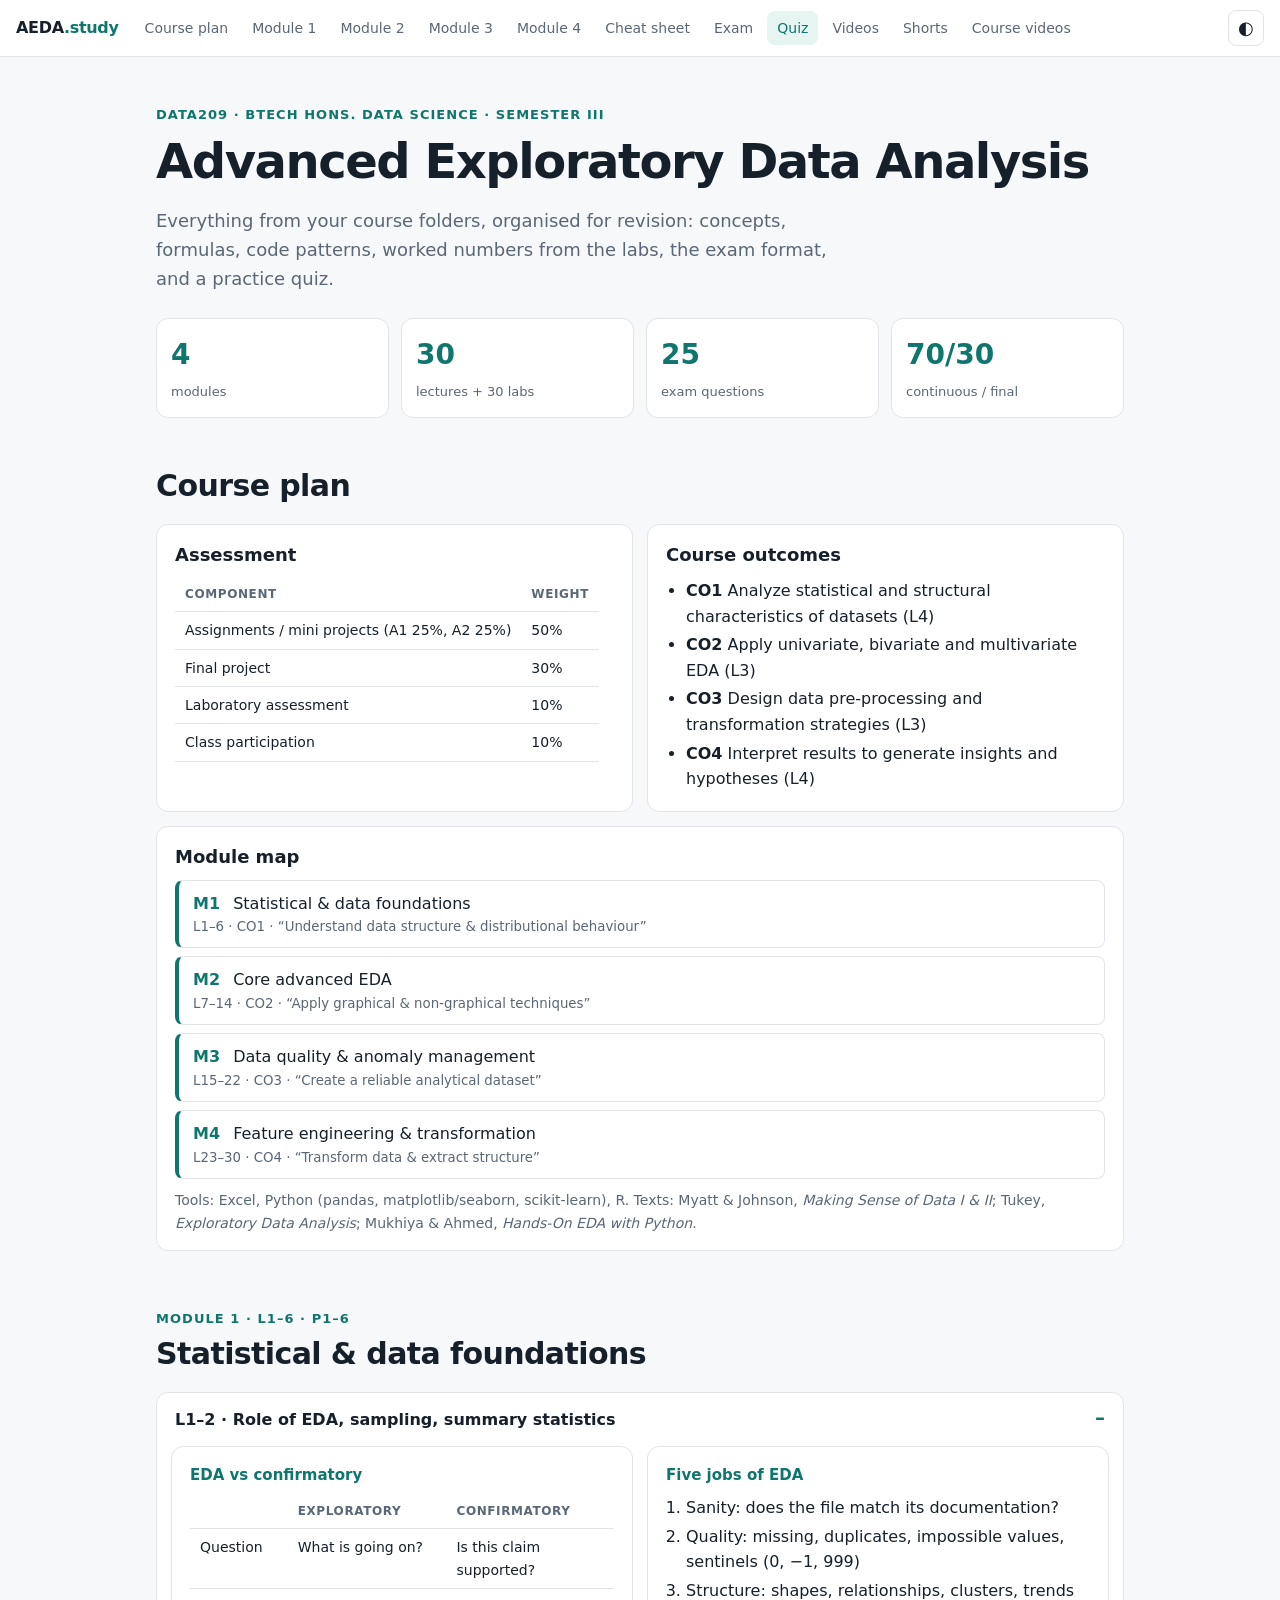
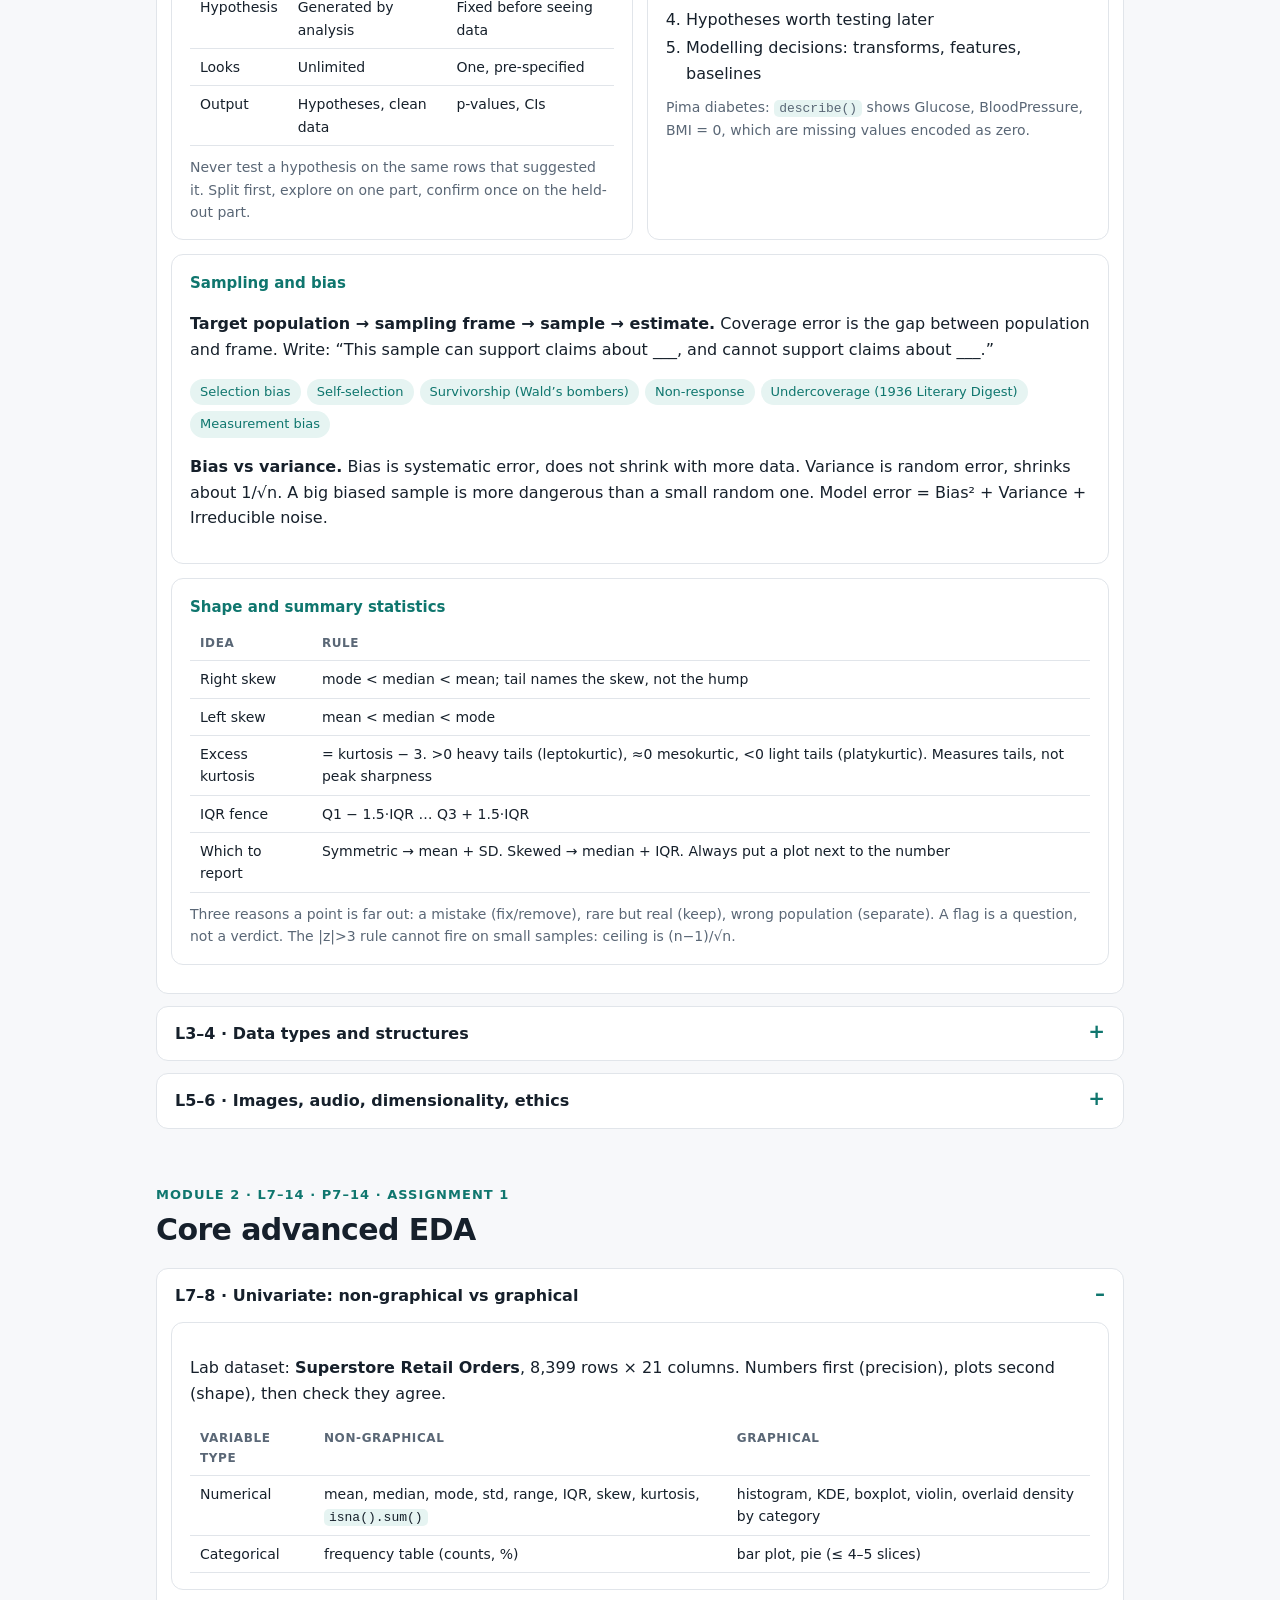
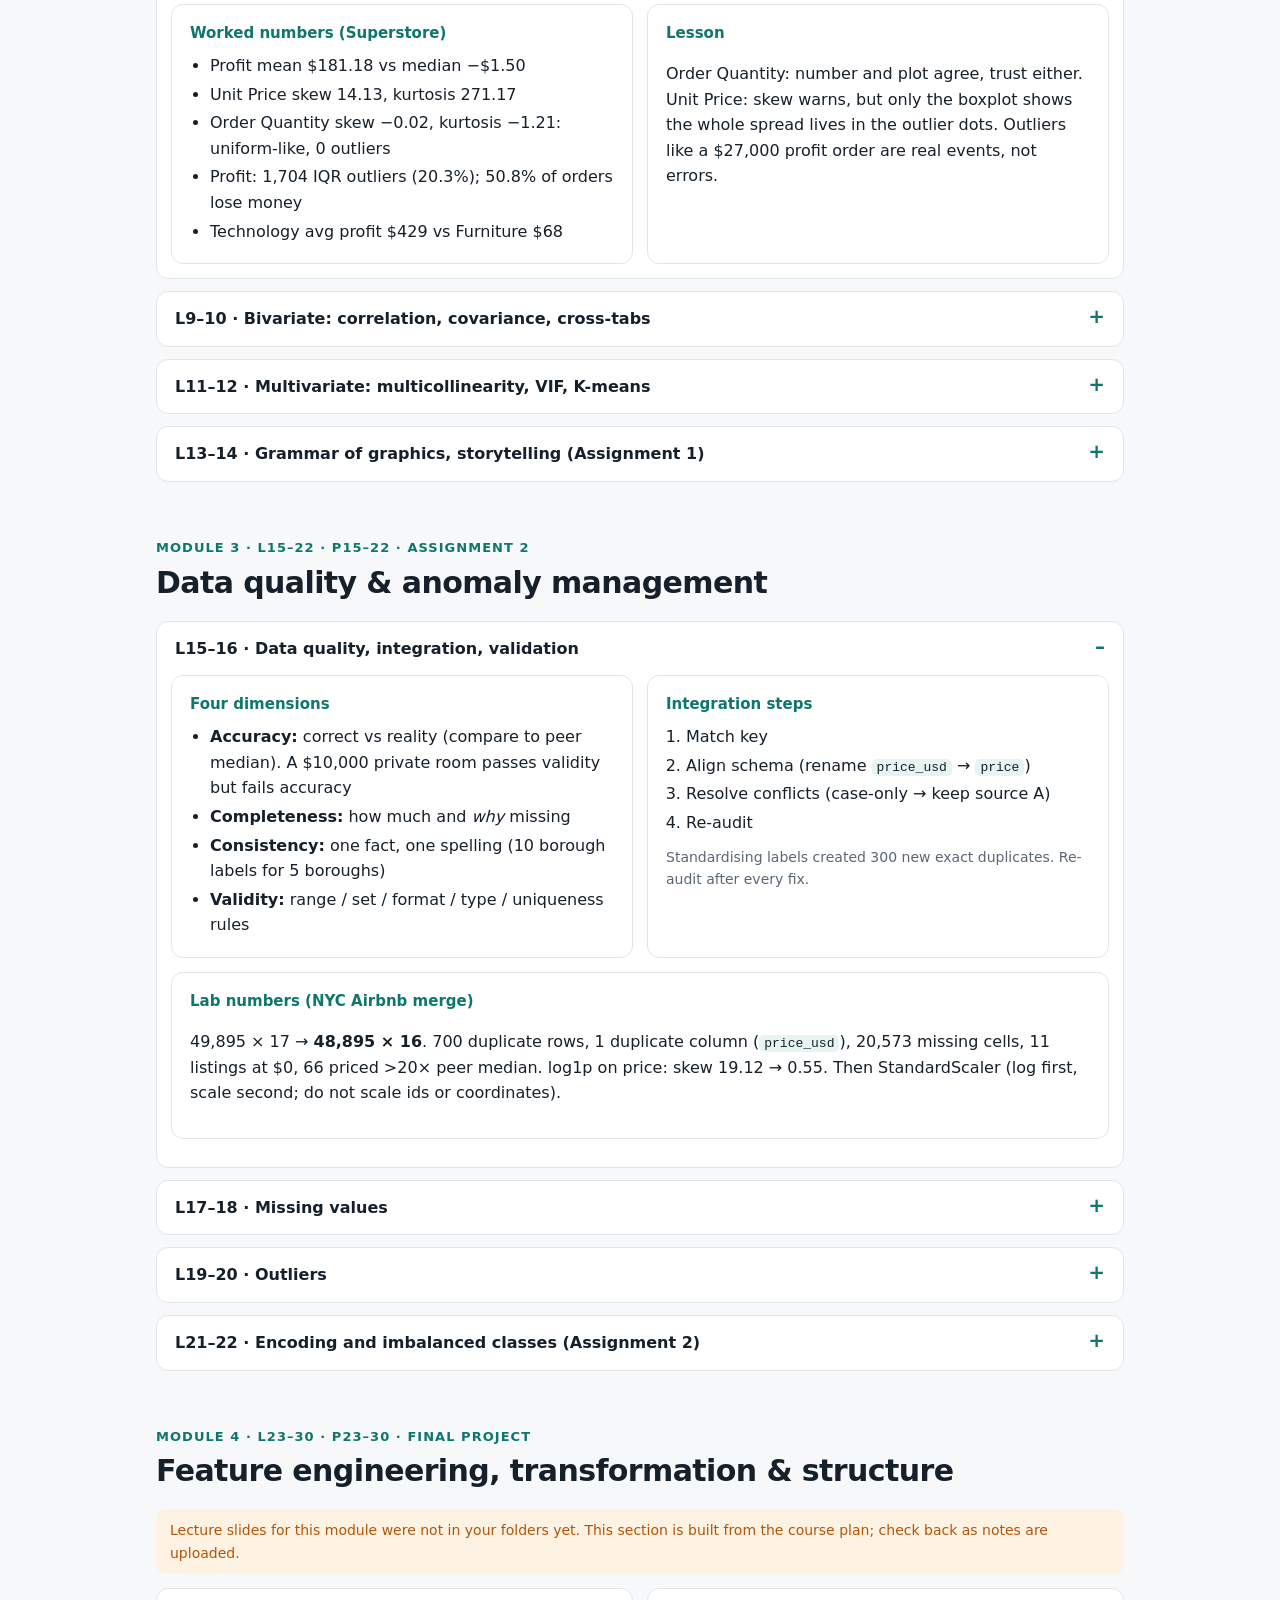
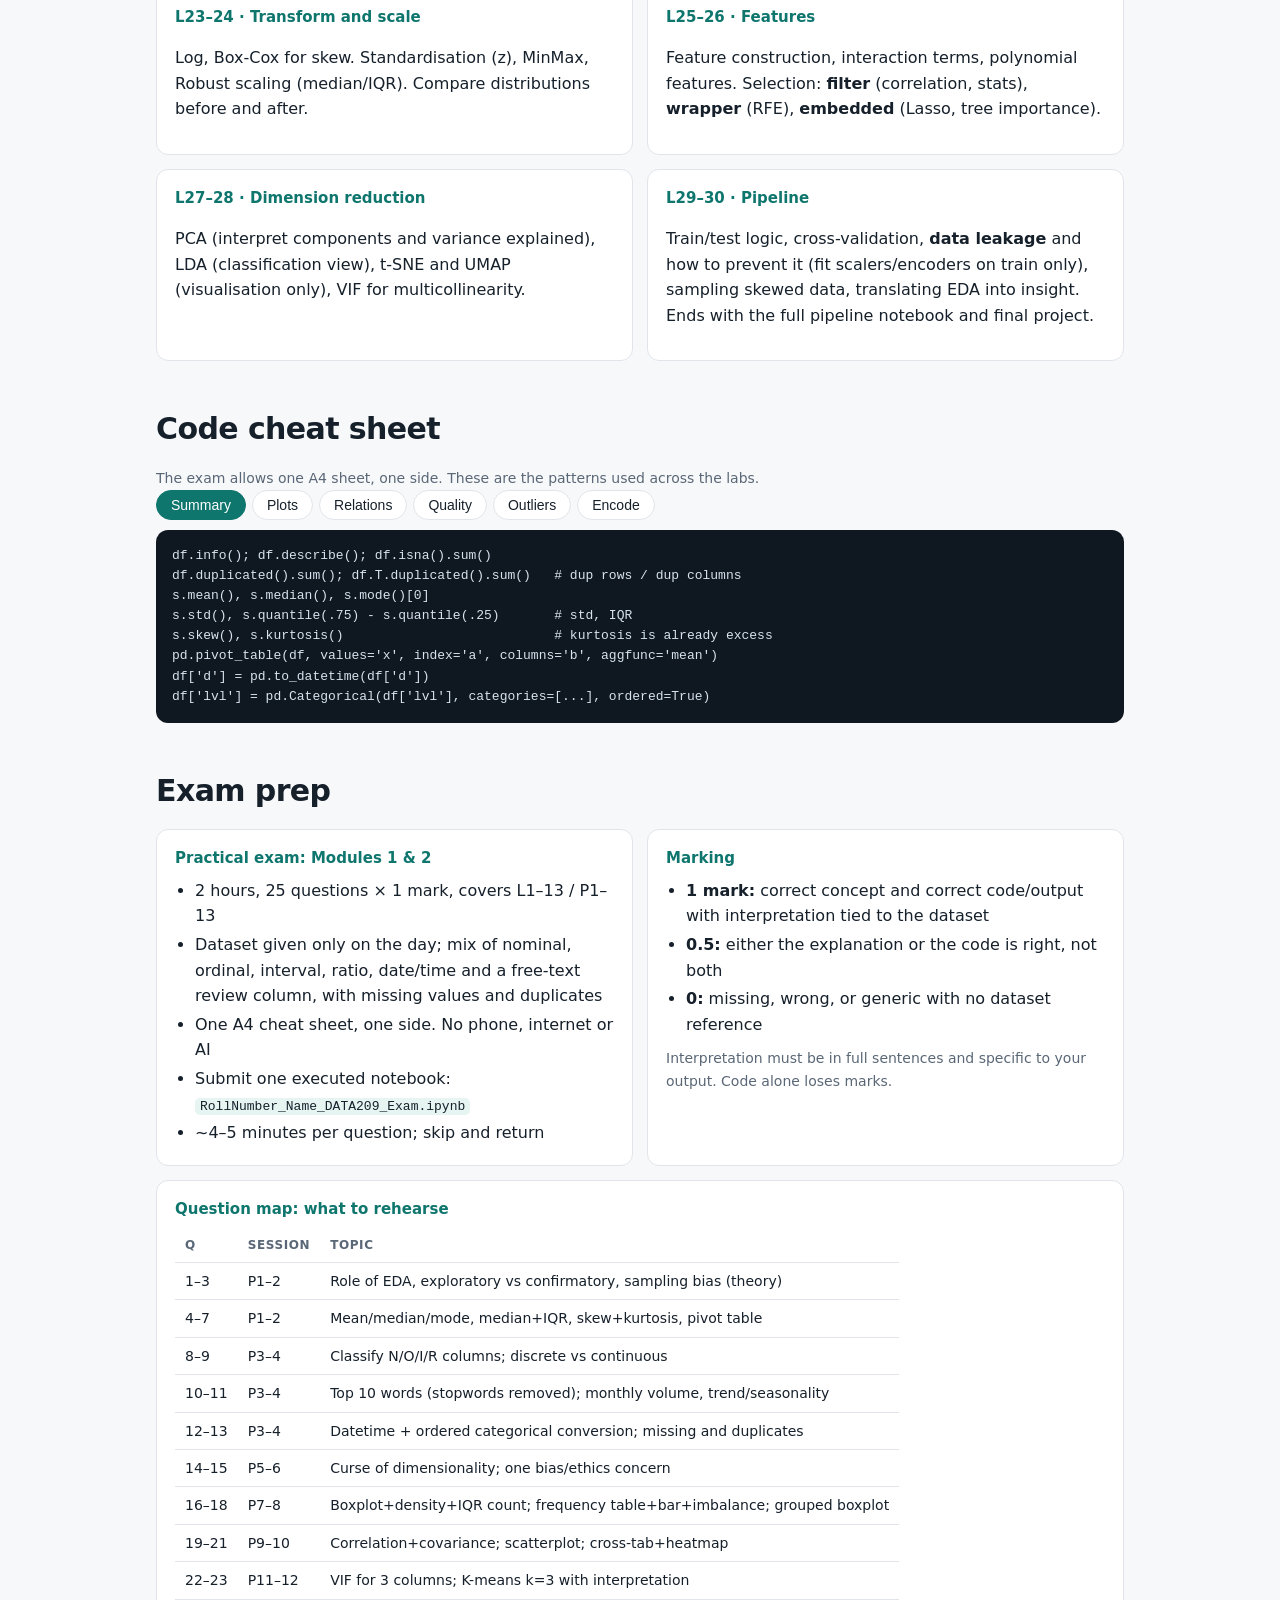
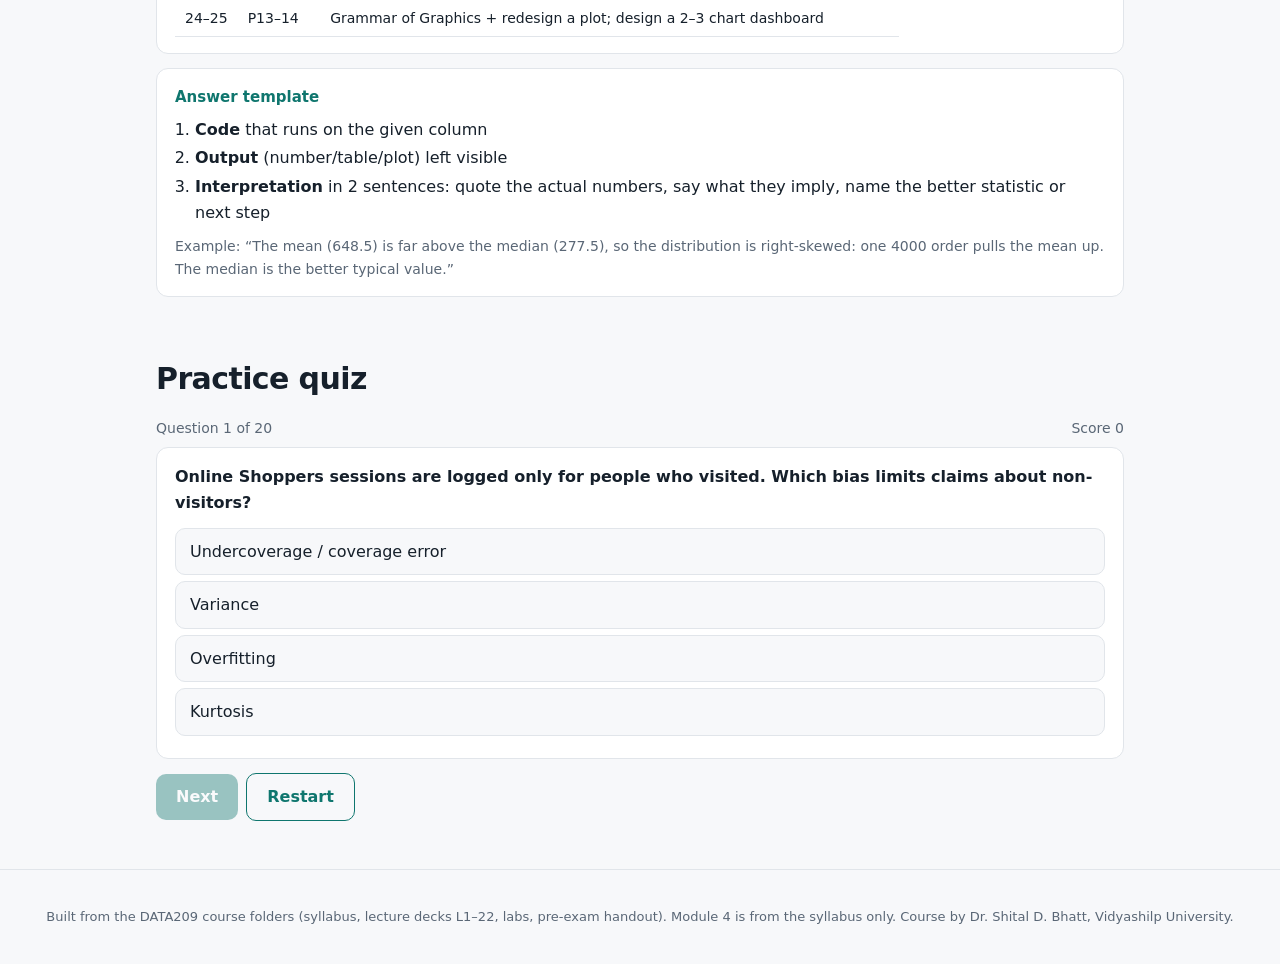
<file: site/index.html>
<!doctype html>
<html lang="en">
<head>
<meta charset="utf-8">
<meta name="viewport" content="width=device-width, initial-scale=1">
<title>DATA209 AEDA Study Guide</title>
<meta name="description" content="Study guide for DATA209 Advanced Exploratory Data Analysis: modules, formulas, code, exam prep and a practice quiz.">
<link rel="stylesheet" href="styles.css">
</head>
<body>
<header class="top">
  <a class="brand" href="#top">AEDA<span>.study</span></a>
  <nav id="nav">
    <a href="#plan">Course plan</a>
    <a href="#m1">Module 1</a>
    <a href="#m2">Module 2</a>
    <a href="#m3">Module 3</a>
    <a href="#m4">Module 4</a>
    <a href="#cheat">Cheat sheet</a>
    <a href="#exam">Exam</a>
    <a href="#quiz">Quiz</a>
    <a href="slide-videos.html">Videos</a>
    <a href="shorts.html">Shorts</a>
    <a href="course-videos.html">Course videos</a>
  </nav>
  <span class="visit-badge" title="Visitors and page views">👁 …</span>
  <button id="theme" aria-label="Toggle dark mode">◐</button>
</header>

<main id="top">
<section class="hero">
  <p class="eyebrow">DATA209 · BTech Hons. Data Science · Semester III</p>
  <h1>Advanced Exploratory Data Analysis</h1>
  <p class="lede">Everything from your course folders, organised for revision: concepts, formulas, code patterns, worked numbers from the labs, the exam format, and a practice quiz.</p>
  <div class="stats">
    <div><b>4</b><span>modules</span></div>
    <div><b>30</b><span>lectures + 30 labs</span></div>
    <div><b>25</b><span>exam questions</span></div>
    <div><b>70/30</b><span>continuous / final</span></div>
  </div>
</section>

<section id="plan">
  <h2>Course plan</h2>
  <div class="grid two">
    <div class="card">
      <h3>Assessment</h3>
      <table>
        <tr><th>Component</th><th>Weight</th></tr>
        <tr><td>Assignments / mini projects (A1 25%, A2 25%)</td><td>50%</td></tr>
        <tr><td>Final project</td><td>30%</td></tr>
        <tr><td>Laboratory assessment</td><td>10%</td></tr>
        <tr><td>Class participation</td><td>10%</td></tr>
      </table>
    </div>
    <div class="card">
      <h3>Course outcomes</h3>
      <ul class="tight">
        <li><b>CO1</b> Analyze statistical and structural characteristics of datasets (L4)</li>
        <li><b>CO2</b> Apply univariate, bivariate and multivariate EDA (L3)</li>
        <li><b>CO3</b> Design data pre-processing and transformation strategies (L3)</li>
        <li><b>CO4</b> Interpret results to generate insights and hypotheses (L4)</li>
      </ul>
    </div>
  </div>
  <div class="card">
    <h3>Module map</h3>
    <div class="timeline">
      <a href="#m1"><b>M1</b> Statistical &amp; data foundations<small>L1–6 · CO1 · “Understand data structure &amp; distributional behaviour”</small></a>
      <a href="#m2"><b>M2</b> Core advanced EDA<small>L7–14 · CO2 · “Apply graphical &amp; non-graphical techniques”</small></a>
      <a href="#m3"><b>M3</b> Data quality &amp; anomaly management<small>L15–22 · CO3 · “Create a reliable analytical dataset”</small></a>
      <a href="#m4"><b>M4</b> Feature engineering &amp; transformation<small>L23–30 · CO4 · “Transform data &amp; extract structure”</small></a>
    </div>
    <p class="note">Tools: Excel, Python (pandas, matplotlib/seaborn, scikit-learn), R. Texts: Myatt &amp; Johnson, <i>Making Sense of Data I &amp; II</i>; Tukey, <i>Exploratory Data Analysis</i>; Mukhiya &amp; Ahmed, <i>Hands-On EDA with Python</i>.</p>
  </div>
</section>

<!-- MODULE 1 -->
<section id="m1">
  <p class="tag">Module 1 · L1–6 · P1–6</p>
  <h2>Statistical &amp; data foundations</h2>

  <details open class="topic"><summary>L1–2 · Role of EDA, sampling, summary statistics</summary>
    <div class="body">
      <div class="grid two">
        <div class="card">
          <h4>EDA vs confirmatory</h4>
          <table>
            <tr><th></th><th>Exploratory</th><th>Confirmatory</th></tr>
            <tr><td>Question</td><td>What is going on?</td><td>Is this claim supported?</td></tr>
            <tr><td>Hypothesis</td><td>Generated by analysis</td><td>Fixed before seeing data</td></tr>
            <tr><td>Looks</td><td>Unlimited</td><td>One, pre-specified</td></tr>
            <tr><td>Output</td><td>Hypotheses, clean data</td><td>p-values, CIs</td></tr>
          </table>
          <p class="note">Never test a hypothesis on the same rows that suggested it. Split first, explore on one part, confirm once on the held-out part.</p>
        </div>
        <div class="card">
          <h4>Five jobs of EDA</h4>
          <ol class="tight"><li>Sanity: does the file match its documentation?</li><li>Quality: missing, duplicates, impossible values, sentinels (0, −1, 999)</li><li>Structure: shapes, relationships, clusters, trends</li><li>Hypotheses worth testing later</li><li>Modelling decisions: transforms, features, baselines</li></ol>
          <p class="note">Pima diabetes: <code>describe()</code> shows Glucose, BloodPressure, BMI = 0, which are missing values encoded as zero.</p>
        </div>
      </div>
      <div class="card">
        <h4>Sampling and bias</h4>
        <p><b>Target population → sampling frame → sample → estimate.</b> Coverage error is the gap between population and frame. Write: “This sample can support claims about ___, and cannot support claims about ___.”</p>
        <div class="chips"><span>Selection bias</span><span>Self-selection</span><span>Survivorship (Wald’s bombers)</span><span>Non-response</span><span>Undercoverage (1936 Literary Digest)</span><span>Measurement bias</span></div>
        <p><b>Bias vs variance.</b> Bias is systematic error, does not shrink with more data. Variance is random error, shrinks about 1/√n. A big biased sample is more dangerous than a small random one. Model error = Bias² + Variance + Irreducible noise.</p>
      </div>
      <div class="card">
        <h4>Shape and summary statistics</h4>
        <table>
          <tr><th>Idea</th><th>Rule</th></tr>
          <tr><td>Right skew</td><td>mode &lt; median &lt; mean; tail names the skew, not the hump</td></tr>
          <tr><td>Left skew</td><td>mean &lt; median &lt; mode</td></tr>
          <tr><td>Excess kurtosis</td><td>= kurtosis − 3. &gt;0 heavy tails (leptokurtic), ≈0 mesokurtic, &lt;0 light tails (platykurtic). Measures tails, not peak sharpness</td></tr>
          <tr><td>IQR fence</td><td>Q1 − 1.5·IQR … Q3 + 1.5·IQR</td></tr>
          <tr><td>Which to report</td><td>Symmetric → mean + SD. Skewed → median + IQR. Always put a plot next to the number</td></tr>
        </table>
        <p class="note">Three reasons a point is far out: a mistake (fix/remove), rare but real (keep), wrong population (separate). A flag is a question, not a verdict. The |z|&gt;3 rule cannot fire on small samples: ceiling is (n−1)/√n.</p>
      </div>
    </div>
  </details>

  <details class="topic"><summary>L3–4 · Data types and structures</summary>
    <div class="body">
      <div class="grid two">
        <div class="card"><h4>Scales of measurement</h4>
          <table>
            <tr><th>Scale</th><th>Example</th><th>Allowed</th></tr>
            <tr><td>Nominal</td><td>blood type, country</td><td>mode, counts</td></tr>
            <tr><td>Ordinal</td><td>satisfaction, education</td><td>+ median, rank</td></tr>
            <tr><td>Interval</td><td>°C, year, IQ</td><td>+ mean, no ratios</td></tr>
            <tr><td>Ratio</td><td>income, weight, age</td><td>all, incl. ratios</td></tr>
          </table>
          <p class="note">Discrete = counted (visits, defects). Continuous = measured (height, time).</p>
        </div>
        <div class="card"><h4>Structure and text</h4>
          <p><b>Structured:</b> fixed schema, tables. <b>Semi-structured:</b> tags, varying fields (JSON, XML, emails).</p>
          <p><b>Text pipeline:</b> corpus → document → token → term/vocabulary. Prep: lowercase, remove stopwords, stem/lemmatise → term-frequency table.</p>
          <p><b>Time series:</b> trend (long-term direction) + seasonality (fixed-interval repeating pattern). Separate them before concluding.</p>
        </div>
      </div>
    </div>
  </details>

  <details class="topic"><summary>L5–6 · Images, audio, dimensionality, ethics</summary>
    <div class="body">
      <div class="grid two">
        <div class="card"><h4>Everything is numbers</h4>
          <ul class="tight"><li>Image: (height, width) grid, 0–255. Colour adds a third axis: 1024×1024×3 = 3,145,728 numbers</li><li>Audio: amplitudes sampled over time. 16 kHz × 10 s = 160,000 numbers</li><li>Image EDA starts with the pixel intensity histogram (spikes at 0/255 = clipped)</li></ul></div>
        <div class="card"><h4>Curse of dimensionality</h4>
          <p>10 points per axis needs 10<sup>d</sup> points. Data becomes sparse, distances concentrate (nearest ≈ farthest), data hugs the edges, models overfit, plots stop working.</p>
          <p><b>Fixes:</b> feature selection, PCA, regularisation, more relevant data.</p></div>
      </div>
      <div class="card"><h4>Bias and ethics</h4>
        <p>Bias enters at the world → collection → labelling → modelling → deployment, and deployment feeds back into collection. Ask: <b>Consent, Privacy, Fairness, Consequence.</b> Split every summary by group, check missingness by group, count rows per group, document exclusions, say what the data cannot answer.</p></div>
    </div>
  </details>
</section>

<!-- MODULE 2 -->
<section id="m2">
  <p class="tag">Module 2 · L7–14 · P7–14 · Assignment 1</p>
  <h2>Core advanced EDA</h2>

  <details open class="topic"><summary>L7–8 · Univariate: non-graphical vs graphical</summary>
    <div class="body">
      <div class="card">
        <p>Lab dataset: <b>Superstore Retail Orders</b>, 8,399 rows × 21 columns. Numbers first (precision), plots second (shape), then check they agree.</p>
        <table>
          <tr><th>Variable type</th><th>Non-graphical</th><th>Graphical</th></tr>
          <tr><td>Numerical</td><td>mean, median, mode, std, range, IQR, skew, kurtosis, <code>isna().sum()</code></td><td>histogram, KDE, boxplot, violin, overlaid density by category</td></tr>
          <tr><td>Categorical</td><td>frequency table (counts, %)</td><td>bar plot, pie (≤ 4–5 slices)</td></tr>
        </table>
      </div>
      <div class="grid two">
        <div class="card"><h4>Worked numbers (Superstore)</h4>
          <ul class="tight"><li>Profit mean $181.18 vs median −$1.50</li><li>Unit Price skew 14.13, kurtosis 271.17</li><li>Order Quantity skew −0.02, kurtosis −1.21: uniform-like, 0 outliers</li><li>Profit: 1,704 IQR outliers (20.3%); 50.8% of orders lose money</li><li>Technology avg profit $429 vs Furniture $68</li></ul></div>
        <div class="card"><h4>Lesson</h4><p>Order Quantity: number and plot agree, trust either. Unit Price: skew warns, but only the boxplot shows the whole spread lives in the outlier dots. Outliers like a $27,000 profit order are real events, not errors.</p></div>
      </div>
    </div>
  </details>

  <details class="topic"><summary>L9–10 · Bivariate: correlation, covariance, cross-tabs</summary>
    <div class="body">
      <div class="grid two">
        <div class="card"><h4>Numerical–numerical</h4>
          <p class="formula">Cov(X,Y) = Σ(xᵢ − x̄)(yᵢ − ȳ) / (n−1)</p>
          <p class="formula">r = Cov(X,Y) / (σₓ σᵧ) ∈ [−1, 1]</p>
          <p>Covariance gives direction in awkward units. Correlation is scale-free. <b>Spearman ρ</b> ranks first: catches monotonic, outlier-robust. Superstore Discount vs Profit: Pearson −0.22, Spearman −0.54.</p>
          <p class="note">Correlation ≠ causation. Always pair r with a scatterplot.</p></div>
        <div class="card"><h4>Which tool for which pair</h4>
          <table>
            <tr><th>Pair</th><th>Summary</th><th>Visual</th></tr>
            <tr><td>Num–Num</td><td>cov, Pearson/Spearman</td><td>scatter, pairplot, heatmap</td></tr>
            <tr><td>Cat–Cat</td><td>cross-tab counts, row %</td><td>heatmap, stacked bar</td></tr>
            <tr><td>Cat–Num</td><td>grouped mean/median/std</td><td>boxplot, bar</td></tr>
          </table></div>
      </div>
      <div class="card"><h4>Pitfalls</h4>
        <div class="chips"><span>Spurious correlation</span><span>Outlier-driven r</span><span>Simpson’s paradox</span><span>Tiny cross-tab cells</span></div>
        <p class="note">Cross-tab: similar row % across rows → independent-looking; differing row % → associated (chi-square later).</p></div>
    </div>
  </details>

  <details class="topic"><summary>L11–12 · Multivariate: multicollinearity, VIF, K-means</summary>
    <div class="body">
      <div class="grid two">
        <div class="card"><h4>VIF</h4>
          <p class="formula">VIF = 1 / (1 − R²)</p>
          <p>R² from regressing one feature on all the others.</p>
          <table><tr><th>VIF</th><th>Reading</th></tr><tr><td>1</td><td>independent</td></tr><tr><td>1–5</td><td>acceptable</td></tr><tr><td>5–10</td><td>investigate</td></tr><tr><td>&gt;10</td><td>severe, consider dropping</td></tr></table></div>
        <div class="card"><h4>K-means (exploratory only)</h4>
          <ol class="tight"><li>Choose k</li><li>Place k centres</li><li>Assign each point to nearest centre</li><li>Move centres to group means</li><li>Repeat until stable</li></ol>
          <p><b>Scale first</b> (StandardScaler) or Sales ($0–22,638) swamps Discount (0–0.8). Silhouette −1…+1 helps compare k, but k=2 scored best (0.504) and k=3 (0.473) was more interpretable.</p></div>
      </div>
      <div class="card"><h4>Interpreting clusters (Superstore, k=3)</h4>
        <table>
          <tr><th>Cluster</th><th>Size</th><th>Avg sales</th><th>Avg discount</th><th>Avg profit</th><th>Reading</th></tr>
          <tr><td>0</td><td>6,909</td><td>$122.81</td><td>0.10</td><td>$20.66</td><td>Everyday orders</td></tr>
          <tr><td>1</td><td>1,068</td><td>$158.88</td><td>0.66</td><td>−$106.79</td><td>Heavy discount, loss-making</td></tr>
          <tr><td>2</td><td>2,017</td><td>$634.12</td><td>0.10</td><td>$127.77</td><td>High value, high profit</td></tr>
        </table>
        <p class="note">Clustering describes existing rows, it is not a predictor. A cluster number means nothing until interpreted with <code>groupby(cluster)</code>.</p></div>
    </div>
  </details>

  <details class="topic"><summary>L13–14 · Grammar of graphics, storytelling (Assignment 1)</summary>
    <div class="body">
      <div class="card">
        <p><b>Grammar of Graphics:</b> data → aesthetic mappings (x, y, colour, size) → geometry (points, bars, lines) → scales → facets → theme. A good plot answers one question and encodes it with the most accurately perceived channel (position &gt; length &gt; area &gt; colour).</p>
        <p><b>Misleading plots:</b> truncated axes, 3-D pies, dual axes, too many slices, colour with no meaning, hidden outliers via scale.</p>
        <p><b>Dashboard logic:</b> 2–3 charts, each tied to a question (e.g. “where do we lose money?” → profit by category; “why?” → discount vs profit; “who?” → segment cross-tab).</p>
      </div>
    </div>
  </details>
</section>

<!-- MODULE 3 -->
<section id="m3">
  <p class="tag">Module 3 · L15–22 · P15–22 · Assignment 2</p>
  <h2>Data quality &amp; anomaly management</h2>

  <details open class="topic"><summary>L15–16 · Data quality, integration, validation</summary>
    <div class="body">
      <div class="grid two">
        <div class="card"><h4>Four dimensions</h4>
          <ul class="tight"><li><b>Accuracy:</b> correct vs reality (compare to peer median). A $10,000 private room passes validity but fails accuracy</li><li><b>Completeness:</b> how much and <i>why</i> missing</li><li><b>Consistency:</b> one fact, one spelling (10 borough labels for 5 boroughs)</li><li><b>Validity:</b> range / set / format / type / uniqueness rules</li></ul></div>
        <div class="card"><h4>Integration steps</h4>
          <ol class="tight"><li>Match key</li><li>Align schema (rename <code>price_usd</code> → <code>price</code>)</li><li>Resolve conflicts (case-only → keep source A)</li><li>Re-audit</li></ol>
          <p class="note">Standardising labels created 300 new exact duplicates. Re-audit after every fix.</p></div>
      </div>
      <div class="card"><h4>Lab numbers (NYC Airbnb merge)</h4>
        <p>49,895 × 17 → <b>48,895 × 16</b>. 700 duplicate rows, 1 duplicate column (<code>price_usd</code>), 20,573 missing cells, 11 listings at $0, 66 priced &gt;20× peer median. log1p on price: skew 19.12 → 0.55. Then StandardScaler (log first, scale second; do not scale ids or coordinates).</p></div>
    </div>
  </details>

  <details class="topic"><summary>L17–18 · Missing values</summary>
    <div class="body">
      <div class="grid three">
        <div class="card"><h4>MCAR</h4><p>Missing by pure chance, unrelated to anything. Can never be proven, only “consistent with” (Little’s test).</p></div>
        <div class="card"><h4>MAR</h4><p>Depends on another <i>observed</i> column. Airbnb: all 10,116 missing <code>reviews_per_month</code> rows have <code>number_of_reviews = 0</code>.</p></div>
        <div class="card"><h4>MNAR</h4><p>Depends on the missing value itself (high earners hide income). Untestable from data; needs domain knowledge.</p></div>
      </div>
      <div class="card"><h4>Imputation compared (reviews_per_month, observed variance 2.824)</h4>
        <table>
          <tr><th>Method</th><th>New variance</th><th>Retained</th><th>Note</th></tr>
          <tr><td>Mean (1.373)</td><td>2.243</td><td>79.4%</td><td>one constant for all rows</td></tr>
          <tr><td>Median (0.71)</td><td>2.315</td><td>82.0%</td><td>better for skewed column</td></tr>
          <tr><td>Regression</td><td>2.313</td><td>81.9%</td><td>R² only 0.33, fills 0.78</td></tr>
          <tr><td><b>KNN (k=5)</b></td><td>2.448</td><td><b>86.7%</b></td><td>fills 0.41, respects MAR</td></tr>
        </table>
        <p class="note">Every imputation shrinks variance. Detect with <code>isnull().sum()</code>, missingness matrix, and a <code>crosstab</code> against an observed column.</p></div>
    </div>
  </details>

  <details class="topic"><summary>L19–20 · Outliers</summary>
    <div class="body">
      <div class="grid two">
        <div class="card"><h4>Causes and types</h4>
          <p><b>Causes:</b> entry error, genuine extreme, measurement cap (California 500,001), different population (host with 327 listings).</p>
          <p><b>Types:</b> global, contextual (check per group), collective, multivariate.</p></div>
        <div class="card"><h4>Detection</h4>
          <p><b>Z-score</b> |z|&gt;3 (bell-shaped only). Price limit mean+3σ = $873. <b>Masking:</b> outliers inflate σ and hide themselves.</p>
          <p><b>IQR</b> fences: price Q1 69, Q3 175 → upper $334, flags 2,972 (≈8× Z-score).</p>
          <p><b>Models:</b> Isolation Forest, LOF, DBSCAN (−1 = outlier). Many columns at once.</p></div>
      </div>
      <div class="card"><h4>Treatment and effect (price)</h4>
        <table>
          <tr><th>Version</th><th>Mean</th><th>Std</th><th>Skew</th><th>R²</th></tr>
          <tr><td>raw</td><td>152.72</td><td>240.15</td><td>19.12</td><td>0.12</td></tr>
          <tr><td>IQR capped</td><td>132.98</td><td>83.53</td><td>1.02</td><td>0.44</td></tr>
          <tr><td>KNN imputed</td><td>124.12</td><td>68.99</td><td>0.79</td><td>0.49</td></tr>
          <tr><td>log1p</td><td>4.74</td><td>0.70</td><td>0.55</td><td>—</td></tr>
        </table>
        <p class="note"><b>Decision:</b> mistake → fix/remove; real → cap/log; limit → flag (<code>is_capped</code>). Methods: remove, cap, winsorize, median, group median, KNN, regression, log, flag. Only removal loses rows.</p></div>
    </div>
  </details>

  <details class="topic"><summary>L21–22 · Encoding and imbalanced classes (Assignment 2)</summary>
    <div class="body">
      <div class="card">
        <table>
          <tr><th>Column type</th><th>Use</th><th>Example</th></tr>
          <tr><td>No order, few categories</td><td>One-hot, <code>drop_first=True</code></td><td>borough → 4 columns</td></tr>
          <tr><td>Has an order</td><td>Own <code>map()</code></td><td>room_type → 0,1,2</td></tr>
          <tr><td>Many categories</td><td>Frequency / target encoding</td><td>221 areas → 1 column</td></tr>
          <tr><td>Multi-class target</td><td>Label encoding</td><td>room_type → 0,1,2</td></tr>
          <tr><td>Rare class</td><td>stratify + class weights + recall</td><td>Shared room 2.4%</td></tr>
        </table>
      </div>
      <div class="grid two">
        <div class="card"><h4>Traps</h4><ul class="tight"><li>Label encoding invents an order for nominal data</li><li>Keeping all k dummies = dummy variable trap; dropped one is the baseline</li><li>Target encoding: training rows only; groups &lt;10 rows fall back to overall median</li></ul></div>
        <div class="card"><h4>Imbalance results</h4><ul class="tight"><li>Airbnb shared rooms: 2.4%, ratio 21.9:1, weight ≈14</li><li>Shared-room recall 9.5% → 65% with balanced weights; accuracy 82% → 73%</li><li>Online Shoppers: 15.6% buy; recall 64% → 86%</li></ul></div>
      </div>
    </div>
  </details>
</section>

<!-- MODULE 4 -->
<section id="m4">
  <p class="tag">Module 4 · L23–30 · P23–30 · Final project</p>
  <h2>Feature engineering, transformation &amp; structure</h2>
  <p class="note banner">Lecture slides for this module were not in your folders yet. This section is built from the course plan; check back as notes are uploaded.</p>
  <div class="grid two">
    <div class="card"><h4>L23–24 · Transform and scale</h4>
      <p>Log, Box-Cox for skew. Standardisation (z), MinMax, Robust scaling (median/IQR). Compare distributions before and after.</p></div>
    <div class="card"><h4>L25–26 · Features</h4>
      <p>Feature construction, interaction terms, polynomial features. Selection: <b>filter</b> (correlation, stats), <b>wrapper</b> (RFE), <b>embedded</b> (Lasso, tree importance).</p></div>
    <div class="card"><h4>L27–28 · Dimension reduction</h4>
      <p>PCA (interpret components and variance explained), LDA (classification view), t-SNE and UMAP (visualisation only), VIF for multicollinearity.</p></div>
    <div class="card"><h4>L29–30 · Pipeline</h4>
      <p>Train/test logic, cross-validation, <b>data leakage</b> and how to prevent it (fit scalers/encoders on train only), sampling skewed data, translating EDA into insight. Ends with the full pipeline notebook and final project.</p></div>
  </div>
</section>

<!-- CHEAT SHEET -->
<section id="cheat">
  <h2>Code cheat sheet</h2>
  <p class="note">The exam allows one A4 sheet, one side. These are the patterns used across the labs.</p>
  <div class="tabs" id="codetabs">
    <button class="on" data-t="t1">Summary</button><button data-t="t2">Plots</button><button data-t="t3">Relations</button><button data-t="t4">Quality</button><button data-t="t5">Outliers</button><button data-t="t6">Encode</button>
  </div>
  <div class="pane on" id="t1"><pre><code>df.info(); df.describe(); df.isna().sum()
df.duplicated().sum(); df.T.duplicated().sum()   # dup rows / dup columns
s.mean(), s.median(), s.mode()[0]
s.std(), s.quantile(.75) - s.quantile(.25)       # std, IQR
s.skew(), s.kurtosis()                           # kurtosis is already excess
pd.pivot_table(df, values='x', index='a', columns='b', aggfunc='mean')
df['d'] = pd.to_datetime(df['d'])
df['lvl'] = pd.Categorical(df['lvl'], categories=[...], ordered=True)</code></pre></div>
  <div class="pane" id="t2"><pre><code>import seaborn as sns, matplotlib.pyplot as plt
sns.histplot(df.x, kde=True); sns.boxplot(x=df.x); sns.violinplot(x=df.x)
sns.kdeplot(data=df, x='x', hue='cat')
df.cat.value_counts(); df.cat.value_counts(normalize=True)
df.cat.value_counts().plot(kind='bar')
sns.boxplot(data=df, x='cat', y='x')              # grouped boxplot
df.set_index('d').resample('M').size().plot()    # monthly volume
from collections import Counter  # + stopwords list for top-10 words</code></pre></div>
  <div class="pane" id="t3"><pre><code>df[['a','b']].cov(); df[['a','b']].corr(); df[['a','b']].corr('spearman')
sns.scatterplot(data=df, x='a', y='b'); sns.pairplot(df[cols])
sns.heatmap(df[nums].corr(), annot=True, cmap='RdBu_r', center=0)
ct = pd.crosstab(df.c1, df.c2, normalize='index'); sns.heatmap(ct, annot=True)

from statsmodels.stats.outliers_influence import variance_inflation_factor as vif
X = df[cols].dropna(); [vif(X.values, i) for i in range(X.shape[1])]

from sklearn.preprocessing import StandardScaler
from sklearn.cluster import KMeans
Z = StandardScaler().fit_transform(df[['a','b']])
df['cl'] = KMeans(3, n_init=10, random_state=42).fit_predict(Z)
df.groupby('cl').mean(numeric_only=True)</code></pre></div>
  <div class="pane" id="t4"><pre><code>df.isnull().mean()*100
pd.crosstab(df.x.isnull(), df.other == 0)        # MAR test
df.drop_duplicates(); df.loc[:, ~df.T.duplicated()]
df['c'] = df['c'].str.strip().str.title()        # then re-audit duplicates
rules = pd.DataFrame({'price>=0': df.price >= 0, 'set ok': df.t.isin(SET)})
(~rules).sum()                                   # failures per rule

df['x'].fillna(df['x'].median())
from sklearn.impute import KNNImputer
KNNImputer(n_neighbors=5).fit_transform(df[cols])  # scale features first
np.log1p(df['x'])</code></pre></div>
  <div class="pane" id="t5"><pre><code>z = (d - d.mean()) / d.std(); (z.abs() > 3).sum()
q1, q3 = d.quantile(.25), d.quantile(.75); i = q3 - q1
lo, hi = q1 - 1.5*i, q3 + 1.5*i; out = (d < lo) | (d > hi)
capped = d.clip(lo, hi, axis=1)                  # cap
wins = d.clip(d.quantile(.01), d.quantile(.99), axis=1)
gm = df.groupby('g')['x'].transform('median'); df['x'].mask(out['x'], gm)

from sklearn.ensemble import IsolationForest
from sklearn.neighbors import LocalOutlierFactor
from sklearn.cluster import DBSCAN
IsolationForest(contamination=.02, random_state=42).fit_predict(X) == -1
LocalOutlierFactor(n_neighbors=50, contamination=.01).fit_predict(Xs) == -1
DBSCAN(eps=.8, min_samples=20).fit_predict(Xs) == -1</code></pre></div>
  <div class="pane" id="t6"><pre><code>df['code'] = df['room'].map({'Shared':0,'Private':1,'Entire':2})  # ordinal
pd.get_dummies(df, columns=['borough'], drop_first=True, dtype=int)
df['freq'] = df.area.map(df.area.value_counts(normalize=True))
# target encoding: fit on train only, groups < 10 rows -> overall median
from sklearn.model_selection import train_test_split
train_test_split(X, y, test_size=.2, random_state=42, stratify=y)
DecisionTreeClassifier(max_depth=5, class_weight='balanced')
from sklearn.metrics import classification_report   # check recall per class</code></pre></div>
</section>

<!-- EXAM -->
<section id="exam">
  <h2>Exam prep</h2>
  <div class="grid two">
    <div class="card"><h4>Practical exam: Modules 1 &amp; 2</h4>
      <ul class="tight"><li>2 hours, 25 questions × 1 mark, covers L1–13 / P1–13</li><li>Dataset given only on the day; mix of nominal, ordinal, interval, ratio, date/time and a free-text review column, with missing values and duplicates</li><li>One A4 cheat sheet, one side. No phone, internet or AI</li><li>Submit one executed notebook: <code>RollNumber_Name_DATA209_Exam.ipynb</code></li><li>~4–5 minutes per question; skip and return</li></ul></div>
    <div class="card"><h4>Marking</h4>
      <ul class="tight"><li><b>1 mark:</b> correct concept and correct code/output with interpretation tied to the dataset</li><li><b>0.5:</b> either the explanation or the code is right, not both</li><li><b>0:</b> missing, wrong, or generic with no dataset reference</li></ul>
      <p class="note">Interpretation must be in full sentences and specific to your output. Code alone loses marks.</p></div>
  </div>
  <div class="card">
    <h4>Question map: what to rehearse</h4>
    <table class="qmap">
      <tr><th>Q</th><th>Session</th><th>Topic</th></tr>
      <tr><td>1–3</td><td>P1–2</td><td>Role of EDA, exploratory vs confirmatory, sampling bias (theory)</td></tr>
      <tr><td>4–7</td><td>P1–2</td><td>Mean/median/mode, median+IQR, skew+kurtosis, pivot table</td></tr>
      <tr><td>8–9</td><td>P3–4</td><td>Classify N/O/I/R columns; discrete vs continuous</td></tr>
      <tr><td>10–11</td><td>P3–4</td><td>Top 10 words (stopwords removed); monthly volume, trend/seasonality</td></tr>
      <tr><td>12–13</td><td>P3–4</td><td>Datetime + ordered categorical conversion; missing and duplicates</td></tr>
      <tr><td>14–15</td><td>P5–6</td><td>Curse of dimensionality; one bias/ethics concern</td></tr>
      <tr><td>16–18</td><td>P7–8</td><td>Boxplot+density+IQR count; frequency table+bar+imbalance; grouped boxplot</td></tr>
      <tr><td>19–21</td><td>P9–10</td><td>Correlation+covariance; scatterplot; cross-tab+heatmap</td></tr>
      <tr><td>22–23</td><td>P11–12</td><td>VIF for 3 columns; K-means k=3 with interpretation</td></tr>
      <tr><td>24–25</td><td>P13–14</td><td>Grammar of Graphics + redesign a plot; design a 2–3 chart dashboard</td></tr>
    </table>
  </div>
  <div class="card">
    <h4>Answer template</h4>
    <ol class="tight"><li><b>Code</b> that runs on the given column</li><li><b>Output</b> (number/table/plot) left visible</li><li><b>Interpretation</b> in 2 sentences: quote the actual numbers, say what they imply, name the better statistic or next step</li></ol>
    <p class="note">Example: “The mean (648.5) is far above the median (277.5), so the distribution is right-skewed: one 4000 order pulls the mean up. The median is the better typical value.”</p>
  </div>
</section>

<!-- QUIZ -->
<section id="quiz">
  <h2>Practice quiz</h2>
  <div class="quizbar"><span id="qprog">Question 1 of 0</span><span id="qscore">Score 0</span></div>
  <div class="card" id="qcard"></div>
  <div class="qctl"><button id="qnext" class="btn" disabled>Next</button><button id="qreset" class="btn ghost">Restart</button></div>
</section>
</main>

<footer>
  <p class="visits" aria-live="polite">👁 <span id="visit-count">counting…</span></p>
  <p>Built from the DATA209 course folders (syllabus, lecture decks L1–22, labs, pre-exam handout). Module 4 is from the syllabus only. Course by Dr. Shital D. Bhatt, Vidyashilp University.</p>
</footer>
<script src="script.js"></script>
<script src="counter.js" defer></script>
</body>
</html>
</file>
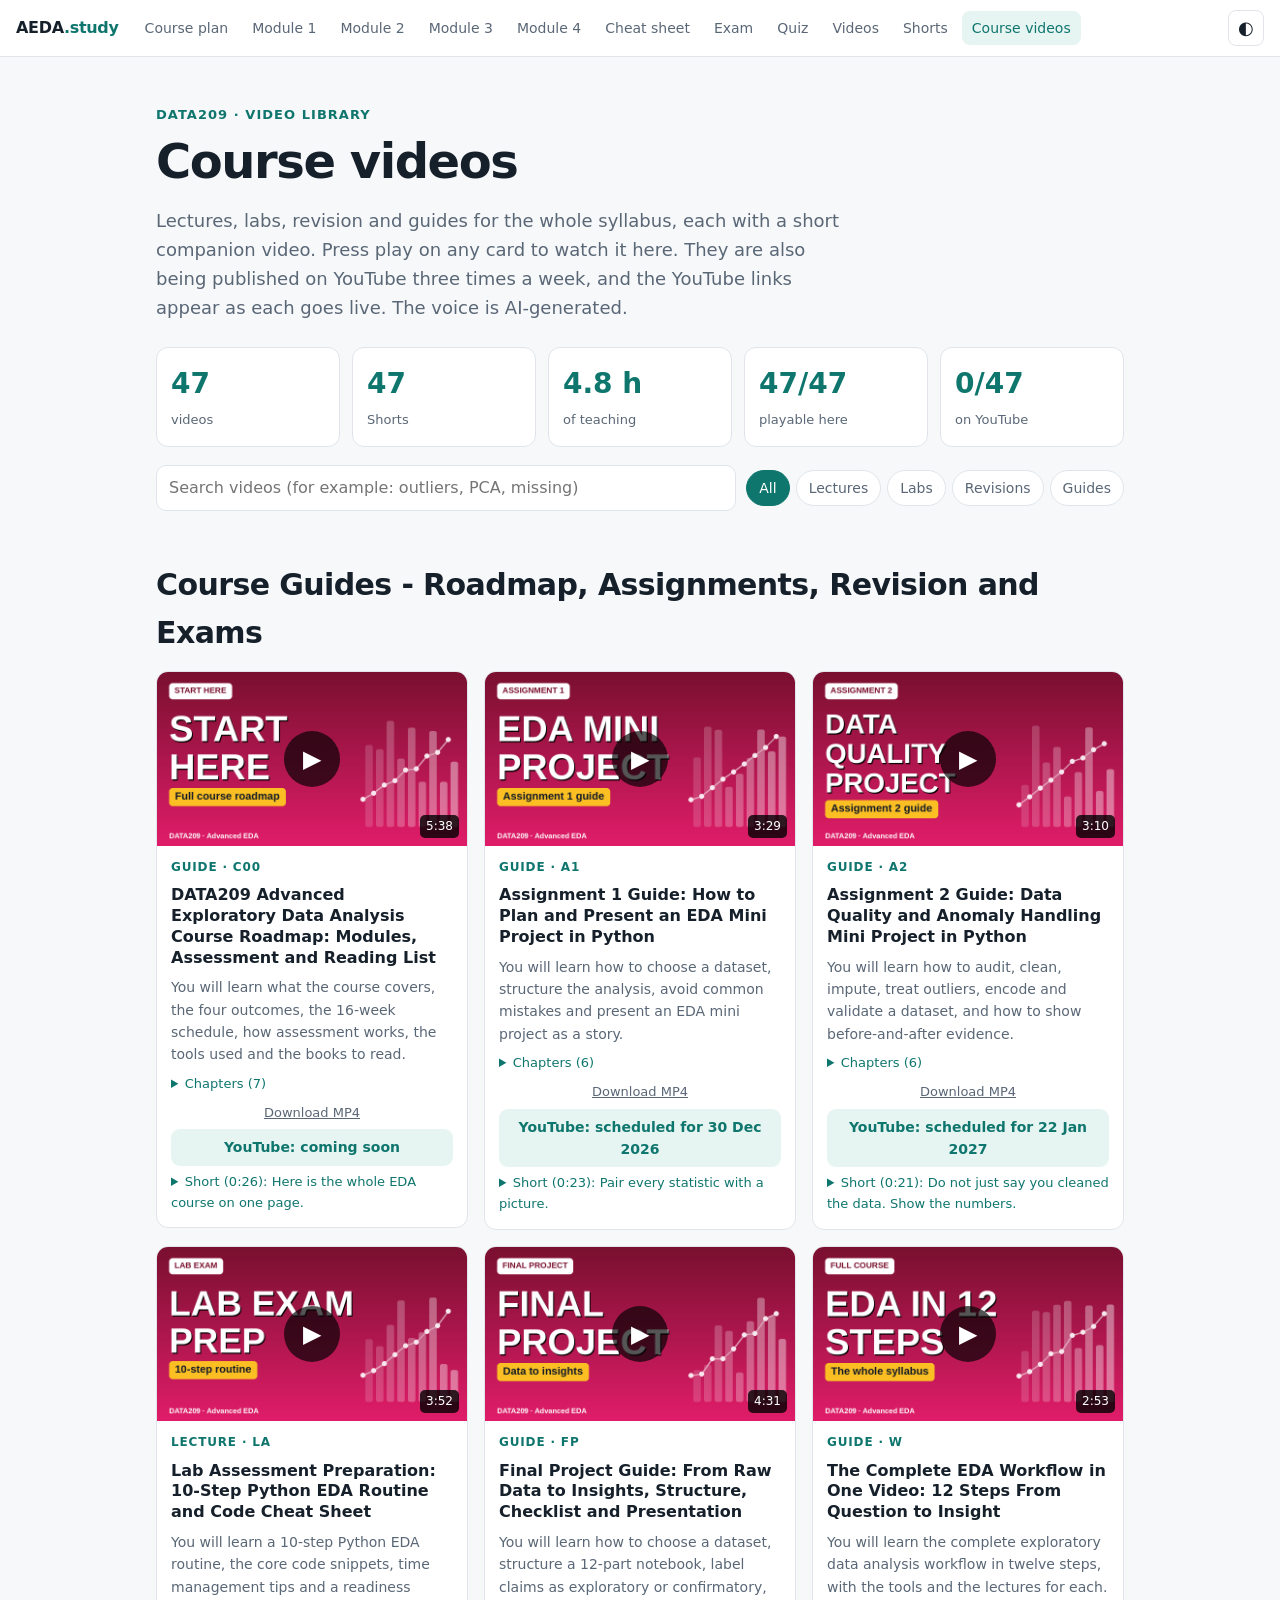
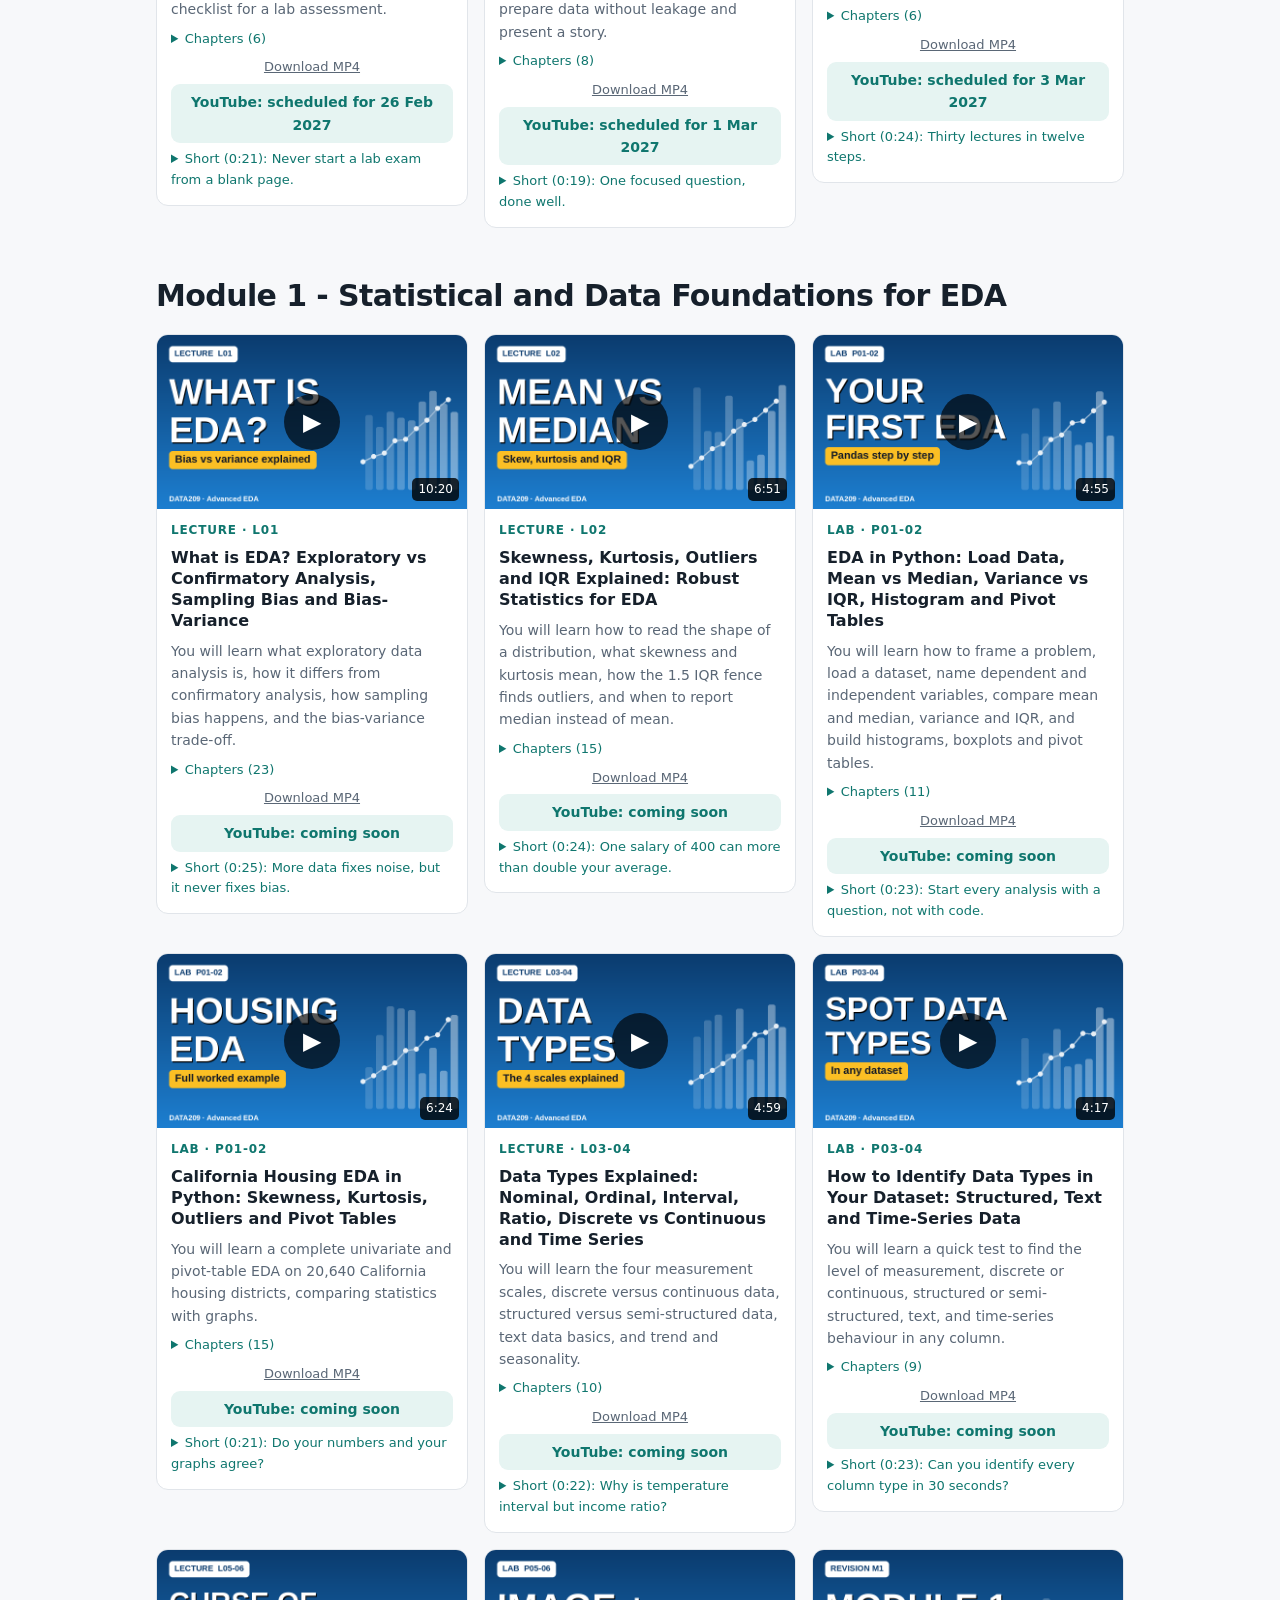
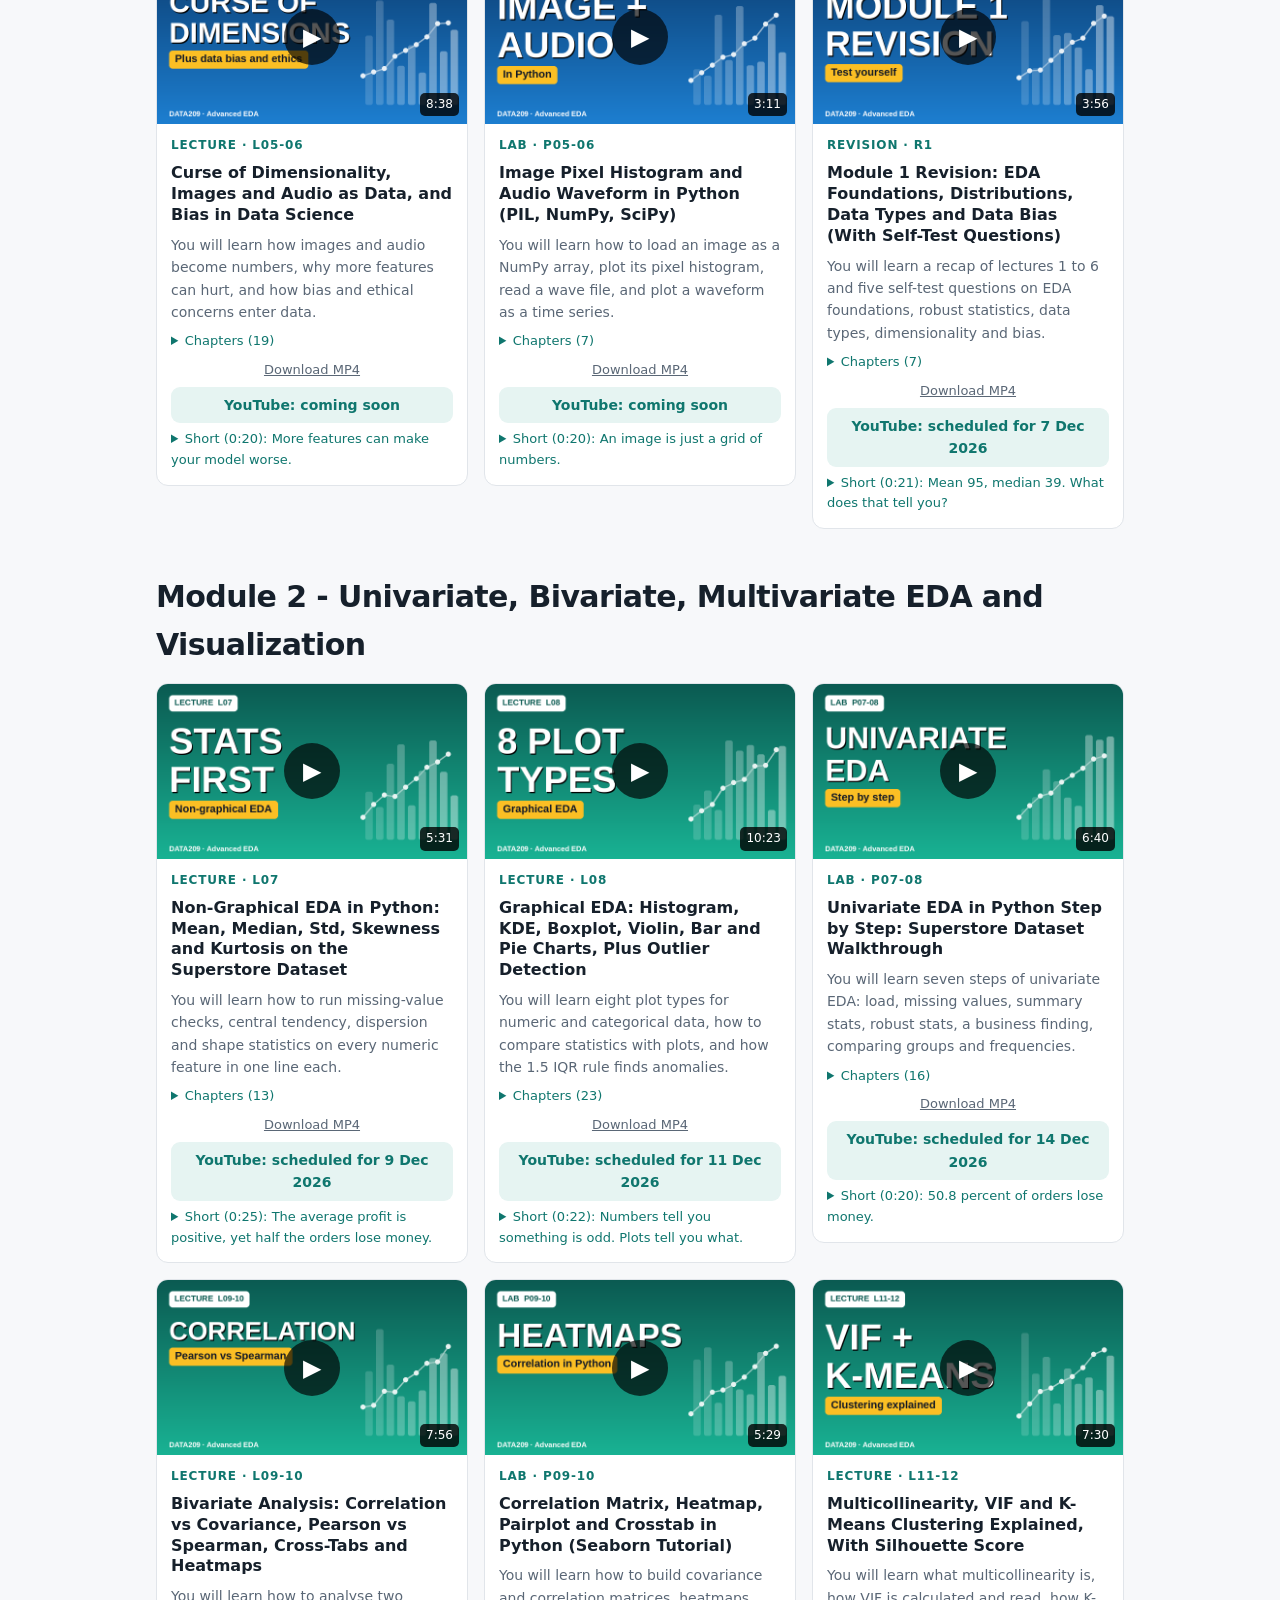
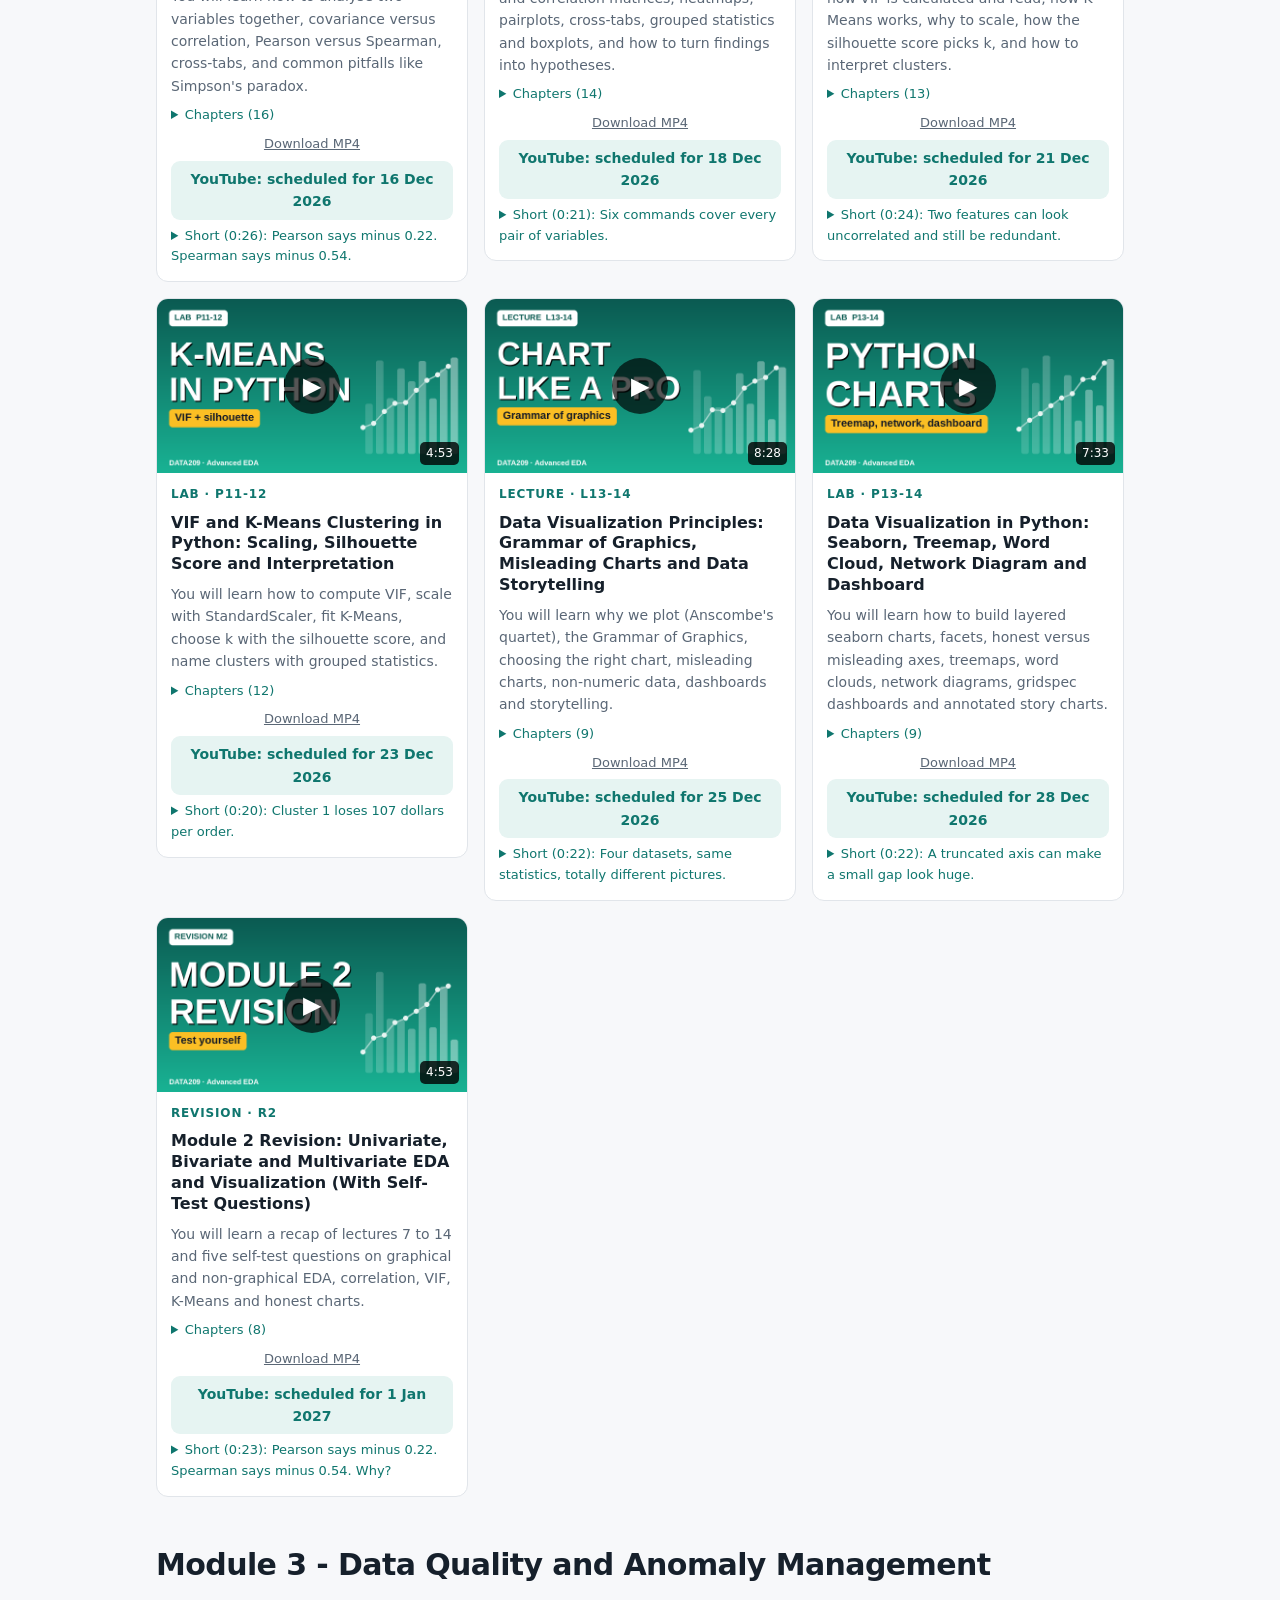
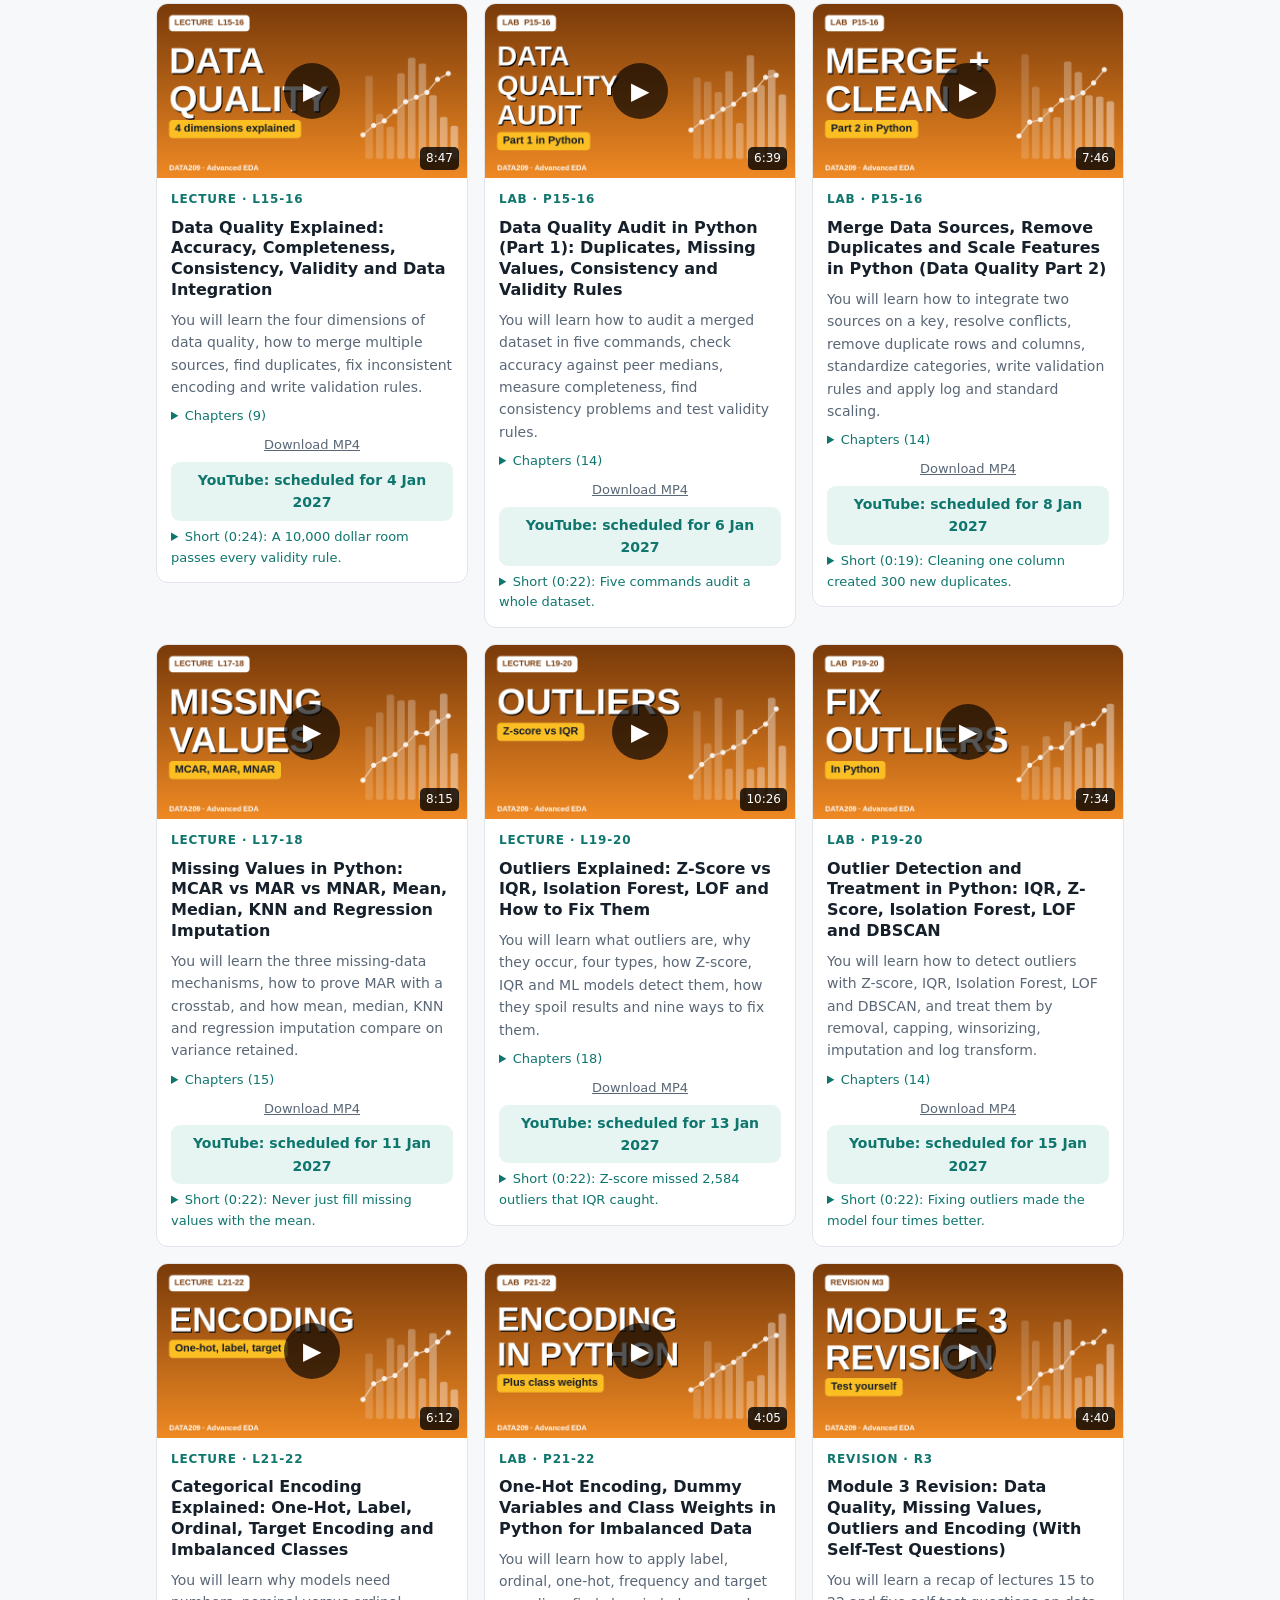
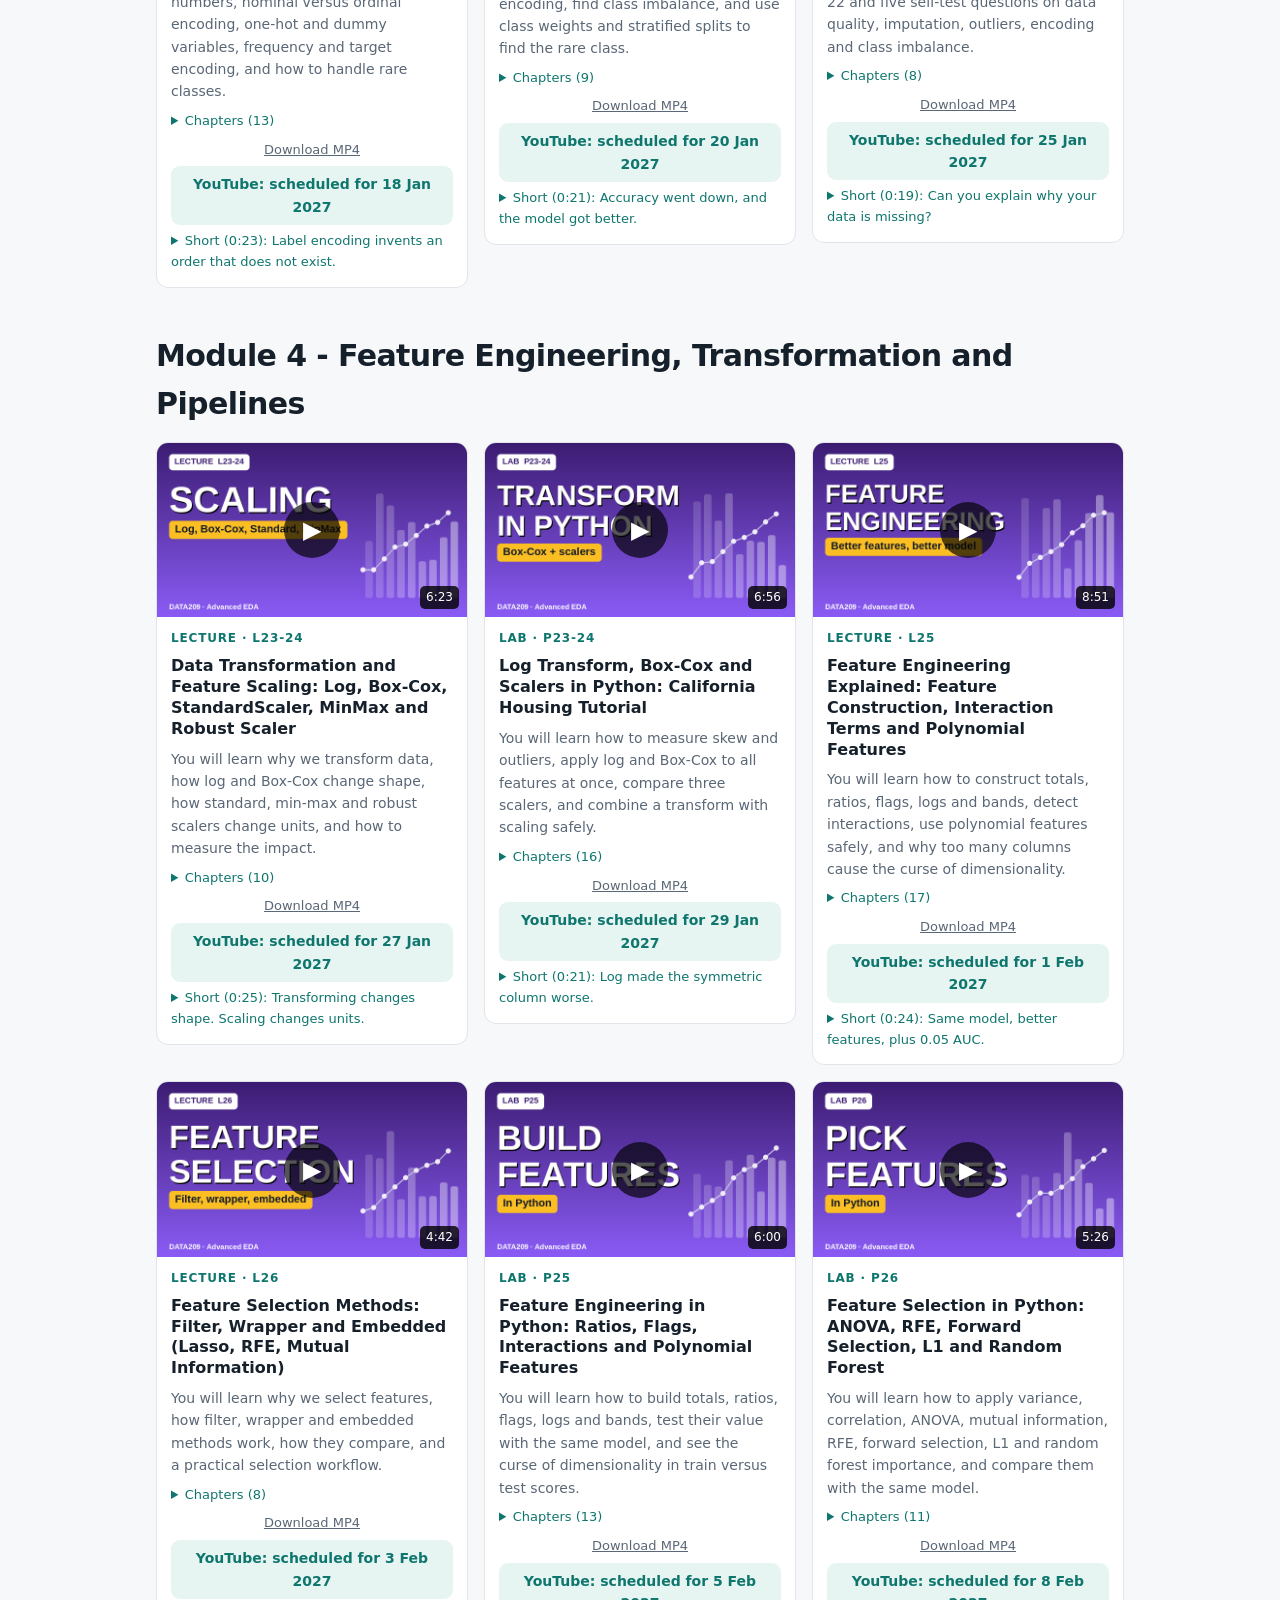
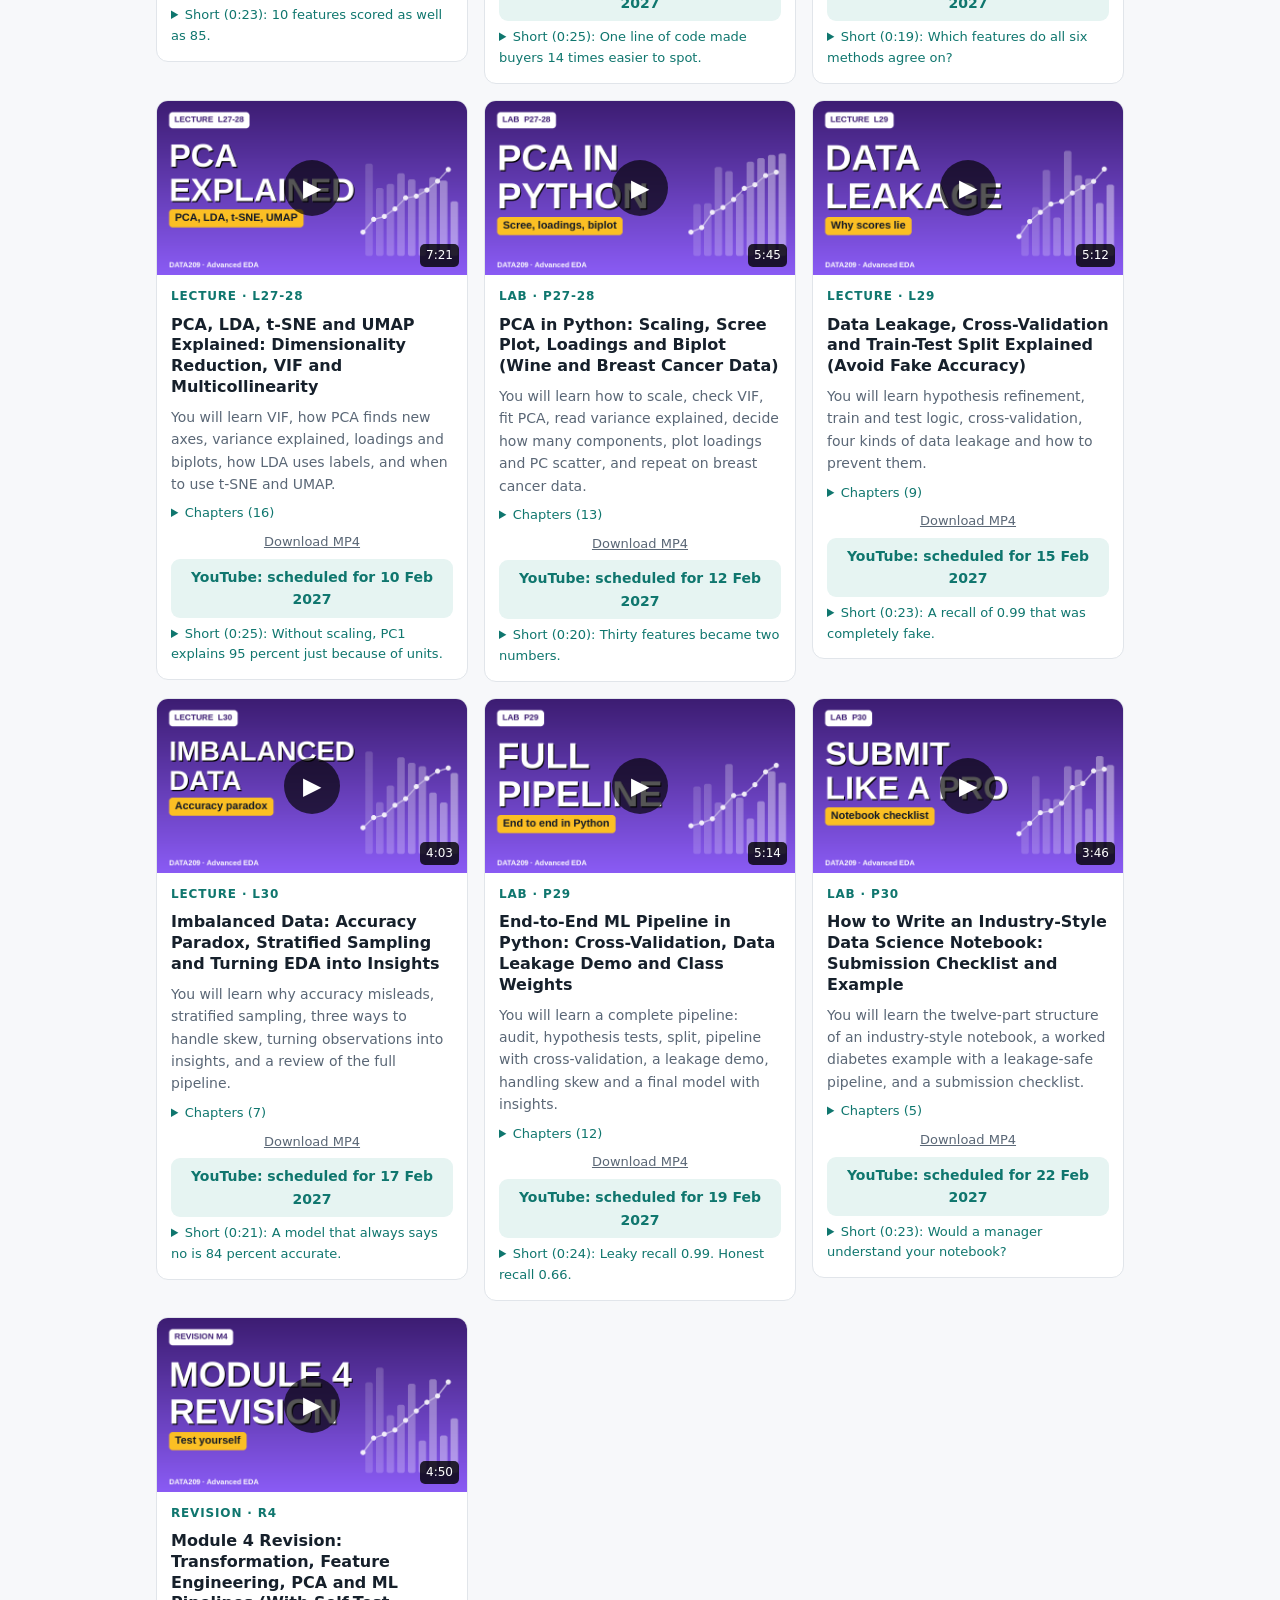
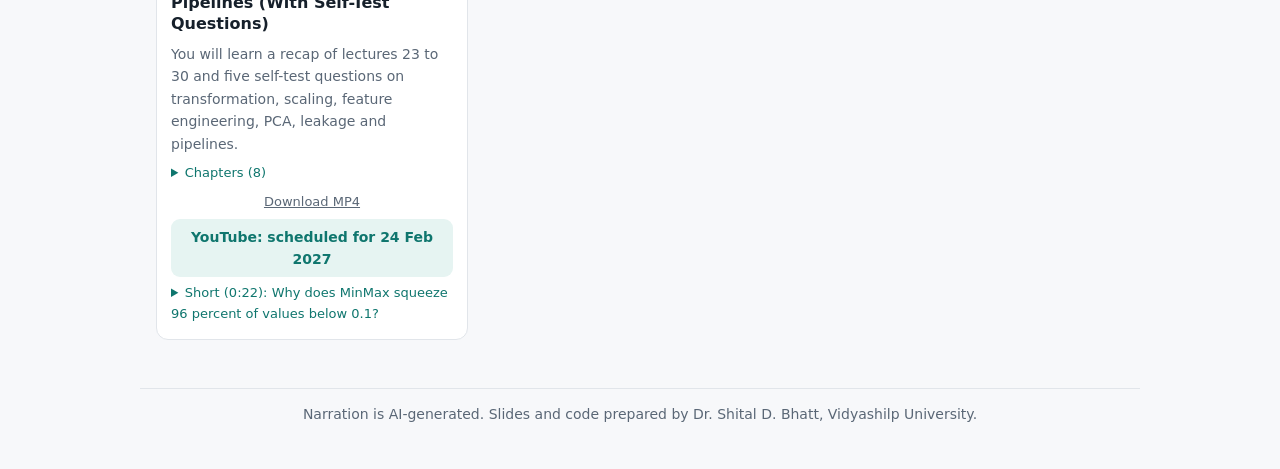
<file: site/course-videos.html>
<!doctype html>
<html lang="en">
<head>
<meta charset="utf-8">
<meta name="viewport" content="width=device-width, initial-scale=1">
<title>DATA209 Course Videos</title>
<meta name="description" content="DATA209 Advanced Exploratory Data Analysis: 47 lecture, lab, revision and guide videos with Shorts, organised by module, with links to YouTube.">
<link rel="stylesheet" href="styles.css">
<style>
.cv-controls{display:flex;flex-wrap:wrap;gap:10px;align-items:center;margin:18px 0 6px}
.cv-controls input[type=search]{flex:1;min-width:200px;padding:9px 12px;border:1px solid var(--line);border-radius:10px;background:var(--surface);color:var(--ink);font:inherit}
.cv-chips{display:flex;flex-wrap:wrap;gap:6px}
.cv-chips button{border:1px solid var(--line);background:var(--surface);color:var(--muted);padding:6px 12px;border-radius:99px;font:inherit;font-size:14px;cursor:pointer}
.cv-chips button[aria-pressed=true]{background:var(--accent);color:var(--accent-ink);border-color:var(--accent)}
.cv-sec h2{display:flex;flex-wrap:wrap;align-items:baseline;gap:10px}
.cv-sec h2 a{font-size:14px;font-weight:600}
.cv-grid{display:grid;align-items:start;gap:16px;grid-template-columns:repeat(auto-fill,minmax(min(100%,300px),1fr))}
.cv-card{background:var(--surface);border:1px solid var(--line);border-radius:12px;overflow:hidden;display:flex;flex-direction:column}
.cv-media{position:relative;aspect-ratio:16/9;background:#000}
.cv-media img,.cv-media iframe,.cv-media video{width:100%;height:100%;display:block;border:0;object-fit:cover}
.cv-play{position:absolute;inset:0;border:0;background:none;padding:0;cursor:pointer}
.cv-play span{position:absolute;left:50%;top:50%;transform:translate(-50%,-50%);width:56px;height:56px;border-radius:50%;background:#000a;color:#fff;font-size:24px;display:grid;place-items:center}
.cv-dur{position:absolute;right:8px;bottom:8px;background:#000c;color:#fff;font-size:12px;padding:2px 6px;border-radius:5px}
.cv-body{padding:12px 14px 14px;display:flex;flex-direction:column;gap:8px;flex:1}
.cv-kind{font-size:12px;text-transform:uppercase;letter-spacing:.07em;color:var(--accent);font-weight:700}
.cv-body h3{font-size:16px;line-height:1.3;margin:0}
.cv-sum{margin:0;color:var(--muted);font-size:14px}
.cv-body details{font-size:13px;color:var(--muted)}
.cv-body summary{cursor:pointer;color:var(--accent)}
.cv-body ol{margin:6px 0 0;padding-left:0;list-style:none}
.cv-body li b{font-variant-numeric:tabular-nums;color:var(--ink);margin-right:8px}
.cv-actions{margin-top:auto;display:flex;flex-direction:column;gap:6px;font-size:14px}
.cv-btn{display:inline-block;background:var(--accent);color:var(--accent-ink);text-decoration:none;font-weight:700;padding:7px 12px;border-radius:9px;text-align:center}
.cv-soon{display:inline-block;background:var(--soft);color:var(--accent);font-weight:600;padding:7px 12px;border-radius:9px;text-align:center}
.cv-short{color:var(--muted)}
.cv-short summary{cursor:pointer;color:var(--accent)}
.cv-shortbox video{width:min(100%,220px);aspect-ratio:9/16;border-radius:10px;background:#000;margin-top:8px;display:block}
.cv-short a{font-weight:600}
.cv-dl{color:var(--muted);font-size:13px;text-align:center}
.cv-empty{color:var(--muted);padding:20px 0}
</style>
</head>
<body>
<header class="top">
  <a class="brand" href="index.html">AEDA<span>.study</span></a>
  <nav id="nav">
    <a href="index.html#plan">Course plan</a>
    <a href="index.html#m1">Module 1</a>
    <a href="index.html#m2">Module 2</a>
    <a href="index.html#m3">Module 3</a>
    <a href="index.html#m4">Module 4</a>
    <a href="index.html#cheat">Cheat sheet</a>
    <a href="index.html#exam">Exam</a>
    <a href="index.html#quiz">Quiz</a>
    <a href="slide-videos.html">Videos</a>
    <a href="shorts.html">Shorts</a>
    <a href="course-videos.html" class="on" aria-current="page">Course videos</a>
  </nav>
  <span class="visit-badge" title="Visitors and page views">👁 …</span>
  <button id="theme" aria-label="Toggle dark mode">◐</button>
</header>
<main>
<section class="hero">
  <p class="eyebrow">DATA209 · video library</p>
  <h1>Course videos</h1>
  <p class="lede">Lectures, labs, revision and guides for the whole syllabus, each with a short companion video. Press play on any card to watch it here. They are also being published on YouTube three times a week, and the YouTube links appear as each goes live. The voice is AI-generated.</p>
  <div class="stats" id="cv-stats"></div>
  <div class="cv-controls">
    <input type="search" id="cv-q" placeholder="Search videos (for example: outliers, PCA, missing)" aria-label="Search videos">
    <div class="cv-chips" id="cv-chips" role="group" aria-label="Filter by type"></div>
  </div>
</section>
<div id="cv-list"><p class="cv-empty">Loading videos…</p></div>
</main>
<footer style="max-width:1000px;margin:0 auto;padding:0 16px 30px;color:var(--muted);font-size:14px">
  <p class="visits" aria-live="polite">👁 <span id="visit-count">counting…</span></p>
  <p>Narration is AI-generated. Slides and code prepared by Dr. Shital D. Bhatt, Vidyashilp University.</p>
</footer>
<script src="course-videos.js"></script>
<script src="counter.js" defer></script>
</body>
</html>
</file>
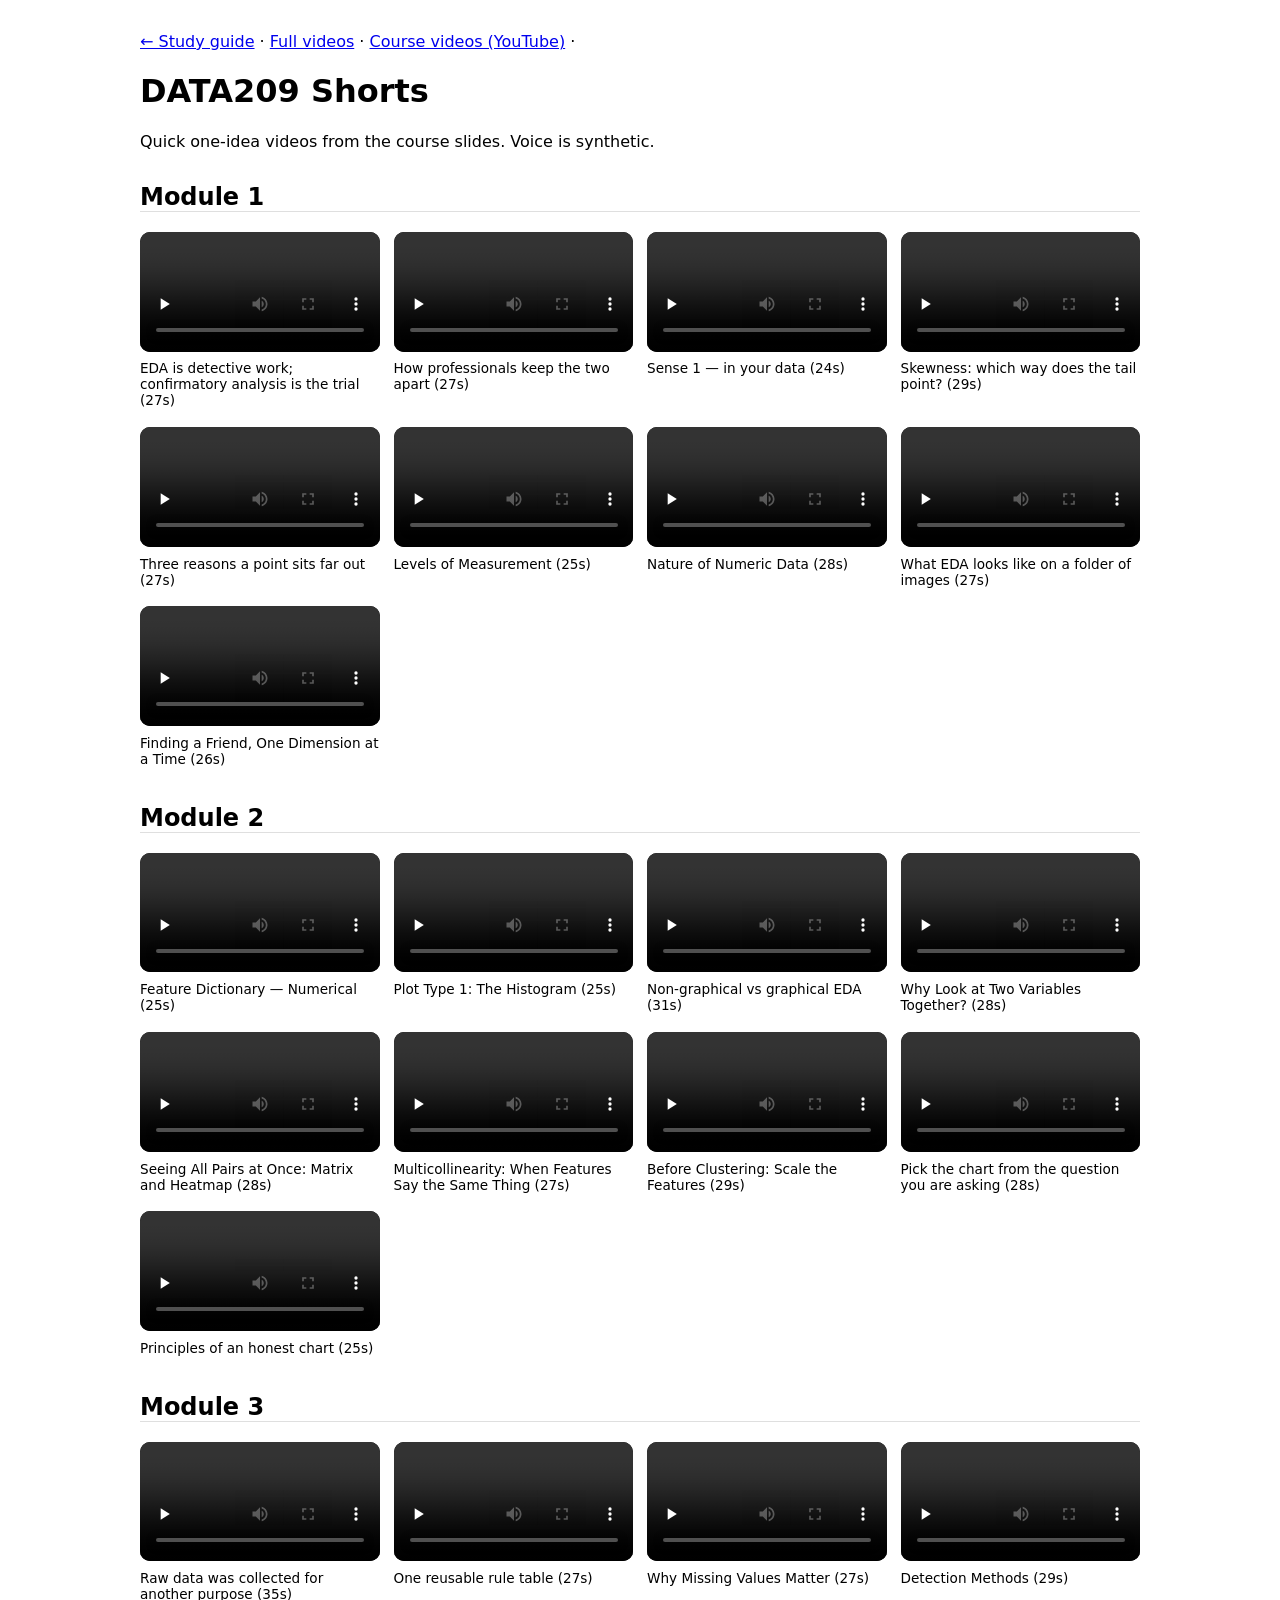
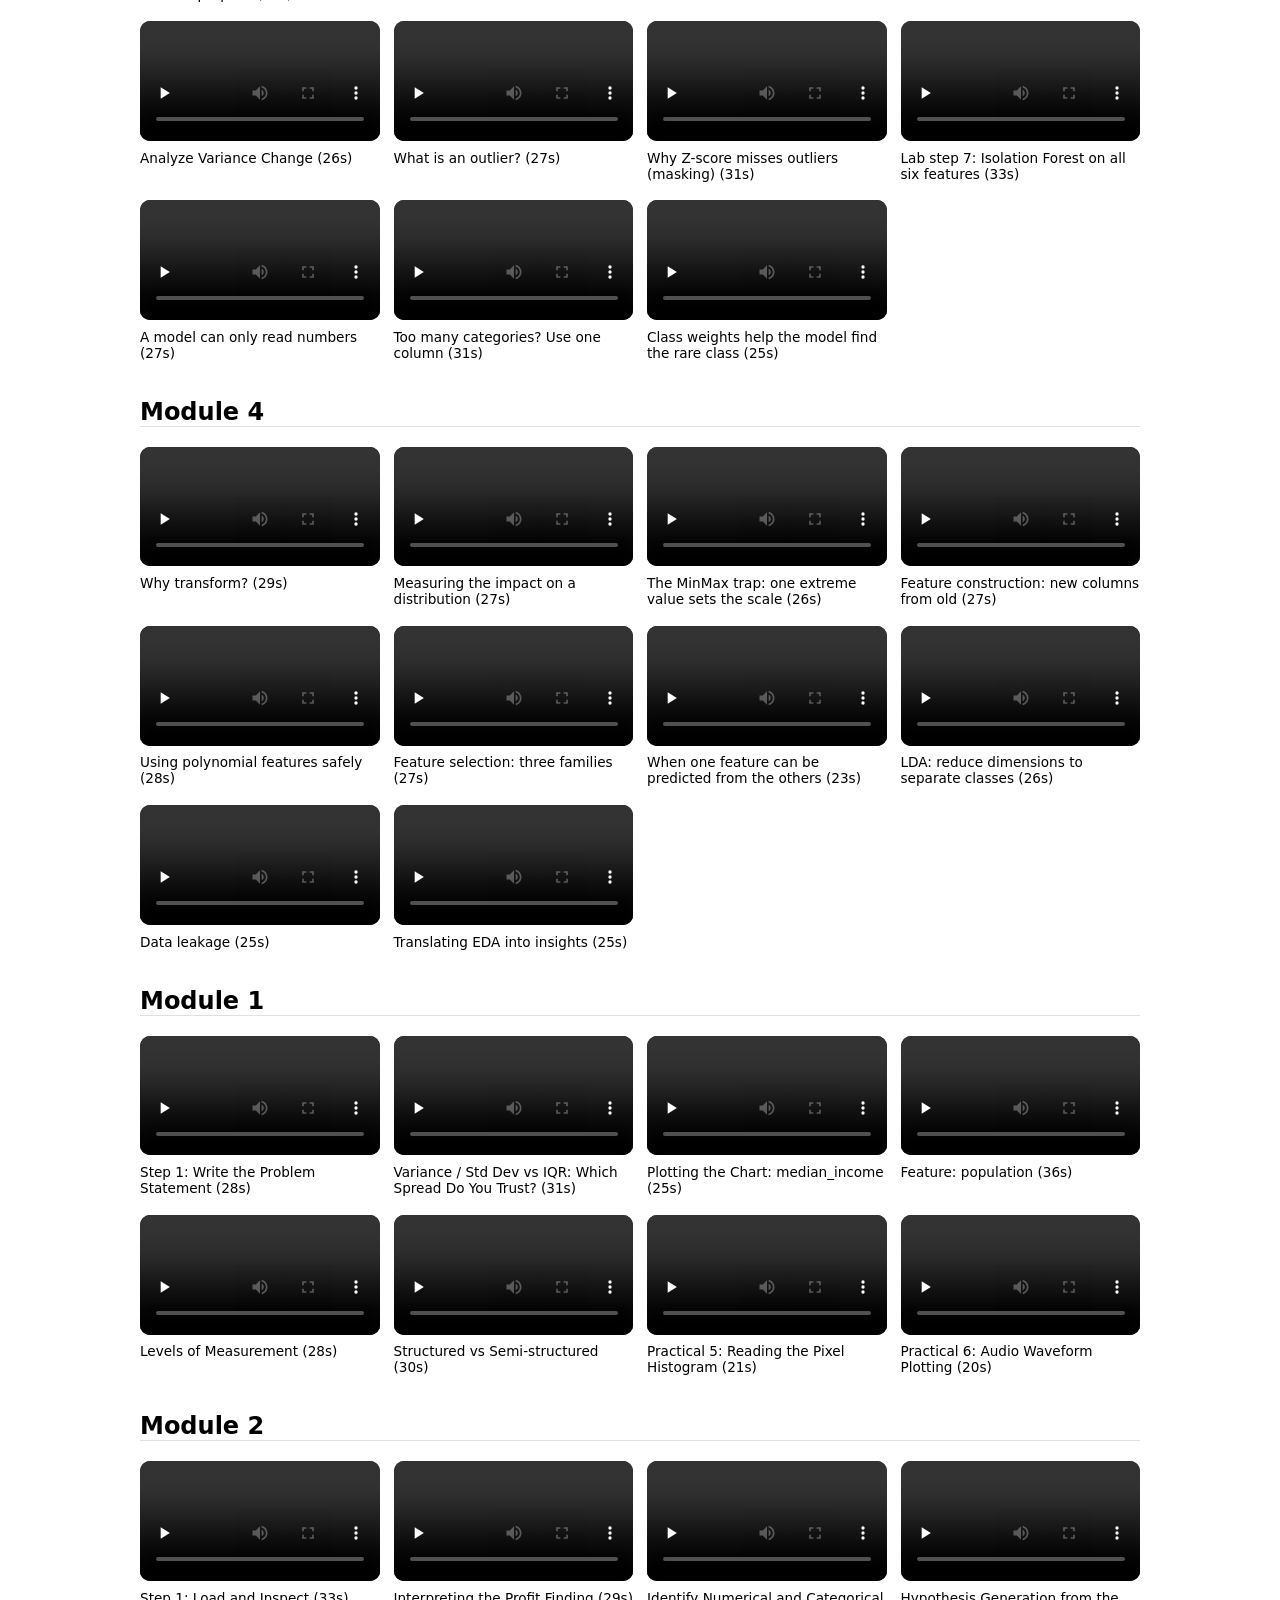
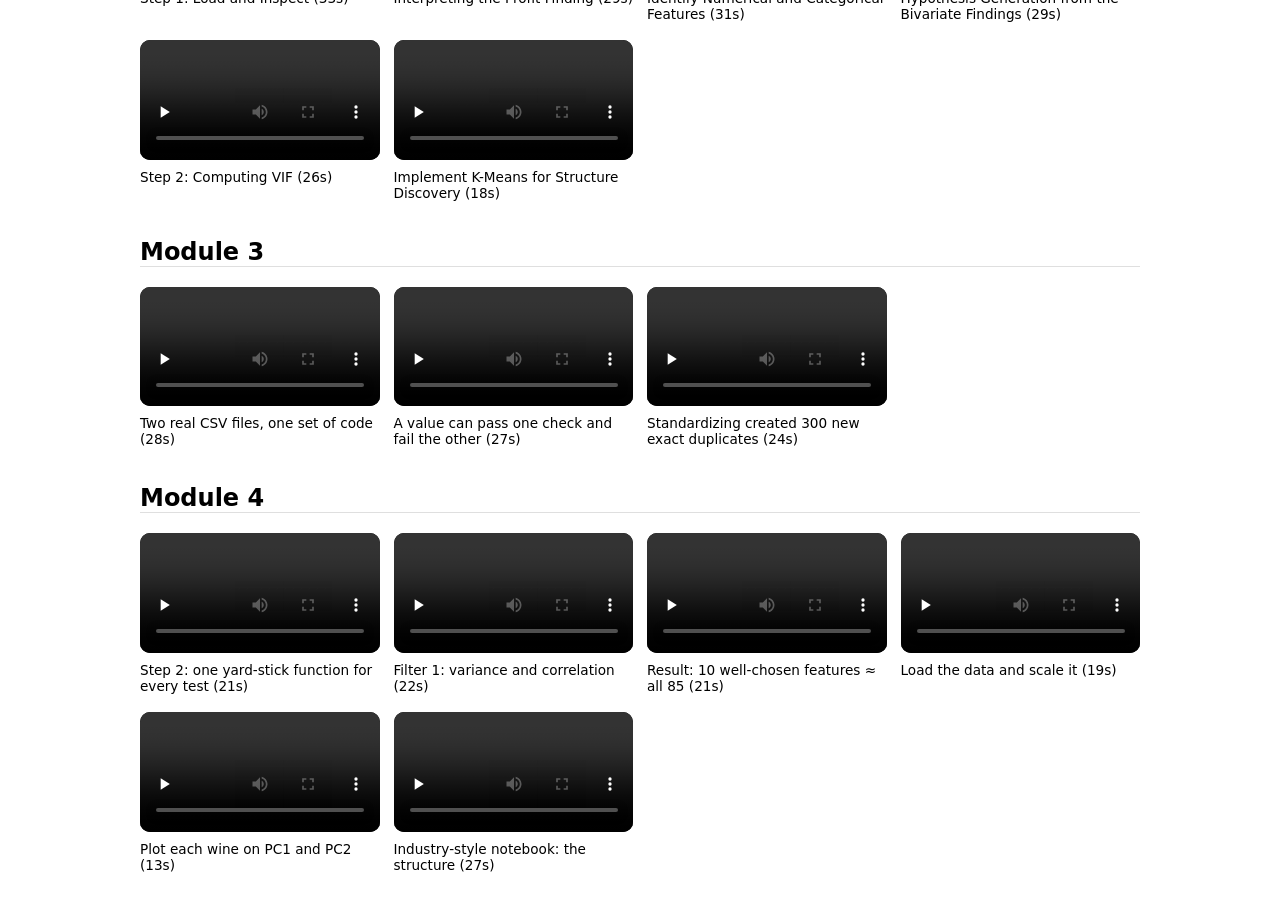
<file: site/shorts.html>
<!doctype html><html lang="en"><head><meta charset="utf-8"><meta name="viewport" content="width=device-width,initial-scale=1">
<title>DATA209 Shorts</title><style>body{font-family:system-ui,sans-serif;max-width:1000px;margin:2rem auto;padding:0 1rem}
h2{margin-top:2rem;border-bottom:1px solid #8884}.grid{display:grid;grid-template-columns:repeat(auto-fill,minmax(210px,1fr));gap:14px}
figure{margin:0}video{width:100%;border-radius:10px;background:#000}figcaption{font-size:.85rem;padding:.3rem 0}</style></head><body>
<p><a href="index.html">&larr; Study guide</a> &middot; <a href="slide-videos.html">Full videos</a> &middot; <a href="course-videos.html">Course videos (YouTube)</a> &middot; <span class="visit-badge" style="font-weight:600" title="Visitors and page views">👁 …</span></p><h1>DATA209 Shorts</h1>
<p>Quick one-idea videos from the course slides. Voice is synthetic.</p>
<h2>Module 1</h2><div class='grid'>
<figure><video controls preload="none" src="shorts/l01-1.mp4"></video><figcaption>EDA is detective work; confirmatory analysis is the trial (27s)</figcaption></figure>
<figure><video controls preload="none" src="shorts/l01-2.mp4"></video><figcaption>How professionals keep the two apart (27s)</figcaption></figure>
<figure><video controls preload="none" src="shorts/l01-3.mp4"></video><figcaption>Sense 1 — in your data (24s)</figcaption></figure>
<figure><video controls preload="none" src="shorts/l02-1.mp4"></video><figcaption>Skewness: which way does the tail point? (29s)</figcaption></figure>
<figure><video controls preload="none" src="shorts/l02-2.mp4"></video><figcaption>Three reasons a point sits far out (27s)</figcaption></figure>
<figure><video controls preload="none" src="shorts/l03-04-1.mp4"></video><figcaption>Levels of Measurement (25s)</figcaption></figure>
<figure><video controls preload="none" src="shorts/l03-04-2.mp4"></video><figcaption>Nature of Numeric Data (28s)</figcaption></figure>
<figure><video controls preload="none" src="shorts/l05-06-1.mp4"></video><figcaption>What EDA looks like on a folder of images (27s)</figcaption></figure>
<figure><video controls preload="none" src="shorts/l05-06-2.mp4"></video><figcaption>Finding a Friend, One Dimension at a Time (26s)</figcaption></figure>
</div>
<h2>Module 2</h2><div class='grid'>
<figure><video controls preload="none" src="shorts/l07-08-1.mp4"></video><figcaption>Feature Dictionary — Numerical (25s)</figcaption></figure>
<figure><video controls preload="none" src="shorts/l07-08-2.mp4"></video><figcaption>Plot Type 1: The Histogram (25s)</figcaption></figure>
<figure><video controls preload="none" src="shorts/l07-08-3.mp4"></video><figcaption>Non-graphical vs graphical EDA (31s)</figcaption></figure>
<figure><video controls preload="none" src="shorts/l09-10-1.mp4"></video><figcaption>Why Look at Two Variables Together? (28s)</figcaption></figure>
<figure><video controls preload="none" src="shorts/l09-10-2.mp4"></video><figcaption>Seeing All Pairs at Once: Matrix and Heatmap (28s)</figcaption></figure>
<figure><video controls preload="none" src="shorts/l11-12-1.mp4"></video><figcaption>Multicollinearity: When Features Say the Same Thing (27s)</figcaption></figure>
<figure><video controls preload="none" src="shorts/l11-12-2.mp4"></video><figcaption>Before Clustering: Scale the Features (29s)</figcaption></figure>
<figure><video controls preload="none" src="shorts/l13-14-1.mp4"></video><figcaption>Pick the chart from the question you are asking (28s)</figcaption></figure>
<figure><video controls preload="none" src="shorts/l13-14-2.mp4"></video><figcaption>Principles of an honest chart (25s)</figcaption></figure>
</div>
<h2>Module 3</h2><div class='grid'>
<figure><video controls preload="none" src="shorts/l15-16-1.mp4"></video><figcaption>Raw data was collected for another purpose (35s)</figcaption></figure>
<figure><video controls preload="none" src="shorts/l15-16-2.mp4"></video><figcaption>One reusable rule table (27s)</figcaption></figure>
<figure><video controls preload="none" src="shorts/l17-18-1.mp4"></video><figcaption>Why Missing Values Matter (27s)</figcaption></figure>
<figure><video controls preload="none" src="shorts/l17-18-2.mp4"></video><figcaption>Detection Methods (29s)</figcaption></figure>
<figure><video controls preload="none" src="shorts/l17-18-3.mp4"></video><figcaption>Analyze Variance Change (26s)</figcaption></figure>
<figure><video controls preload="none" src="shorts/l19-20-1.mp4"></video><figcaption>What is an outlier? (27s)</figcaption></figure>
<figure><video controls preload="none" src="shorts/l19-20-2.mp4"></video><figcaption>Why Z-score misses outliers (masking) (31s)</figcaption></figure>
<figure><video controls preload="none" src="shorts/l19-20-3.mp4"></video><figcaption>Lab step 7: Isolation Forest on all six features (33s)</figcaption></figure>
<figure><video controls preload="none" src="shorts/l21-22-1.mp4"></video><figcaption>A model can only read numbers (27s)</figcaption></figure>
<figure><video controls preload="none" src="shorts/l21-22-2.mp4"></video><figcaption>Too many categories? Use one column (31s)</figcaption></figure>
<figure><video controls preload="none" src="shorts/l21-22-3.mp4"></video><figcaption>Class weights help the model find the rare class (25s)</figcaption></figure>
</div>
<h2>Module 4</h2><div class='grid'>
<figure><video controls preload="none" src="shorts/l23-24-1.mp4"></video><figcaption>Why transform? (29s)</figcaption></figure>
<figure><video controls preload="none" src="shorts/l23-24-2.mp4"></video><figcaption>Measuring the impact on a distribution (27s)</figcaption></figure>
<figure><video controls preload="none" src="shorts/l23-24-3.mp4"></video><figcaption>The MinMax trap: one extreme value sets the scale (26s)</figcaption></figure>
<figure><video controls preload="none" src="shorts/l25-26-1.mp4"></video><figcaption>Feature construction: new columns from old (27s)</figcaption></figure>
<figure><video controls preload="none" src="shorts/l25-26-2.mp4"></video><figcaption>Using polynomial features safely (28s)</figcaption></figure>
<figure><video controls preload="none" src="shorts/l25-26-3.mp4"></video><figcaption>Feature selection: three families (27s)</figcaption></figure>
<figure><video controls preload="none" src="shorts/l27-28-1.mp4"></video><figcaption>When one feature can be predicted from the others (23s)</figcaption></figure>
<figure><video controls preload="none" src="shorts/l27-28-2.mp4"></video><figcaption>LDA: reduce dimensions to separate classes (26s)</figcaption></figure>
<figure><video controls preload="none" src="shorts/l29-30-1.mp4"></video><figcaption>Data leakage (25s)</figcaption></figure>
<figure><video controls preload="none" src="shorts/l29-30-2.mp4"></video><figcaption>Translating EDA into insights (25s)</figcaption></figure>
</div>
<h2>Module 1</h2><div class='grid'>
<figure><video controls preload="none" src="shorts/p01-02-1.mp4"></video><figcaption>Step 1: Write the Problem Statement (28s)</figcaption></figure>
<figure><video controls preload="none" src="shorts/p01-02-2.mp4"></video><figcaption>Variance / Std Dev vs IQR: Which Spread Do You Trust? (31s)</figcaption></figure>
<figure><video controls preload="none" src="shorts/p01-02b-1.mp4"></video><figcaption>Plotting the Chart: median_income (25s)</figcaption></figure>
<figure><video controls preload="none" src="shorts/p01-02b-2.mp4"></video><figcaption>Feature: population (36s)</figcaption></figure>
<figure><video controls preload="none" src="shorts/p03-04-1.mp4"></video><figcaption>Levels of Measurement (28s)</figcaption></figure>
<figure><video controls preload="none" src="shorts/p03-04-2.mp4"></video><figcaption>Structured vs Semi-structured (30s)</figcaption></figure>
<figure><video controls preload="none" src="shorts/p05-06-1.mp4"></video><figcaption>Practical 5: Reading the Pixel Histogram (21s)</figcaption></figure>
<figure><video controls preload="none" src="shorts/p05-06-2.mp4"></video><figcaption>Practical 6: Audio Waveform Plotting (20s)</figcaption></figure>
</div>
<h2>Module 2</h2><div class='grid'>
<figure><video controls preload="none" src="shorts/p07-08-1.mp4"></video><figcaption>Step 1: Load and Inspect (33s)</figcaption></figure>
<figure><video controls preload="none" src="shorts/p07-08-2.mp4"></video><figcaption>Interpreting the Profit Finding (29s)</figcaption></figure>
<figure><video controls preload="none" src="shorts/p09-10-1.mp4"></video><figcaption>Identify Numerical and Categorical Features (31s)</figcaption></figure>
<figure><video controls preload="none" src="shorts/p09-10-2.mp4"></video><figcaption>Hypothesis Generation from the Bivariate Findings (29s)</figcaption></figure>
<figure><video controls preload="none" src="shorts/p11-12-1.mp4"></video><figcaption>Step 2: Computing VIF (26s)</figcaption></figure>
<figure><video controls preload="none" src="shorts/p11-12-2.mp4"></video><figcaption>Implement K-Means for Structure Discovery (18s)</figcaption></figure>
</div>
<h2>Module 3</h2><div class='grid'>
<figure><video controls preload="none" src="shorts/p15-16-1.mp4"></video><figcaption>Two real CSV files, one set of code (28s)</figcaption></figure>
<figure><video controls preload="none" src="shorts/p15-16-2.mp4"></video><figcaption>A value can pass one check and fail the other (27s)</figcaption></figure>
<figure><video controls preload="none" src="shorts/p15-16-3.mp4"></video><figcaption>Standardizing created 300 new exact duplicates (24s)</figcaption></figure>
</div>
<h2>Module 4</h2><div class='grid'>
<figure><video controls preload="none" src="shorts/p25-26-1.mp4"></video><figcaption>Step 2: one yard-stick function for every test (21s)</figcaption></figure>
<figure><video controls preload="none" src="shorts/p25-26-2.mp4"></video><figcaption>Filter 1: variance and correlation (22s)</figcaption></figure>
<figure><video controls preload="none" src="shorts/p25-26-3.mp4"></video><figcaption>Result: 10 well-chosen features ≈ all 85 (21s)</figcaption></figure>
<figure><video controls preload="none" src="shorts/p27-28-1.mp4"></video><figcaption>Load the data and scale it (19s)</figcaption></figure>
<figure><video controls preload="none" src="shorts/p27-28-2.mp4"></video><figcaption>Plot each wine on PC1 and PC2 (13s)</figcaption></figure>
<figure><video controls preload="none" src="shorts/p29-30-1.mp4"></video><figcaption>Industry-style notebook: the structure (27s)</figcaption></figure>
</div><script src="counter.js" defer></script>
</body></html>
</file>
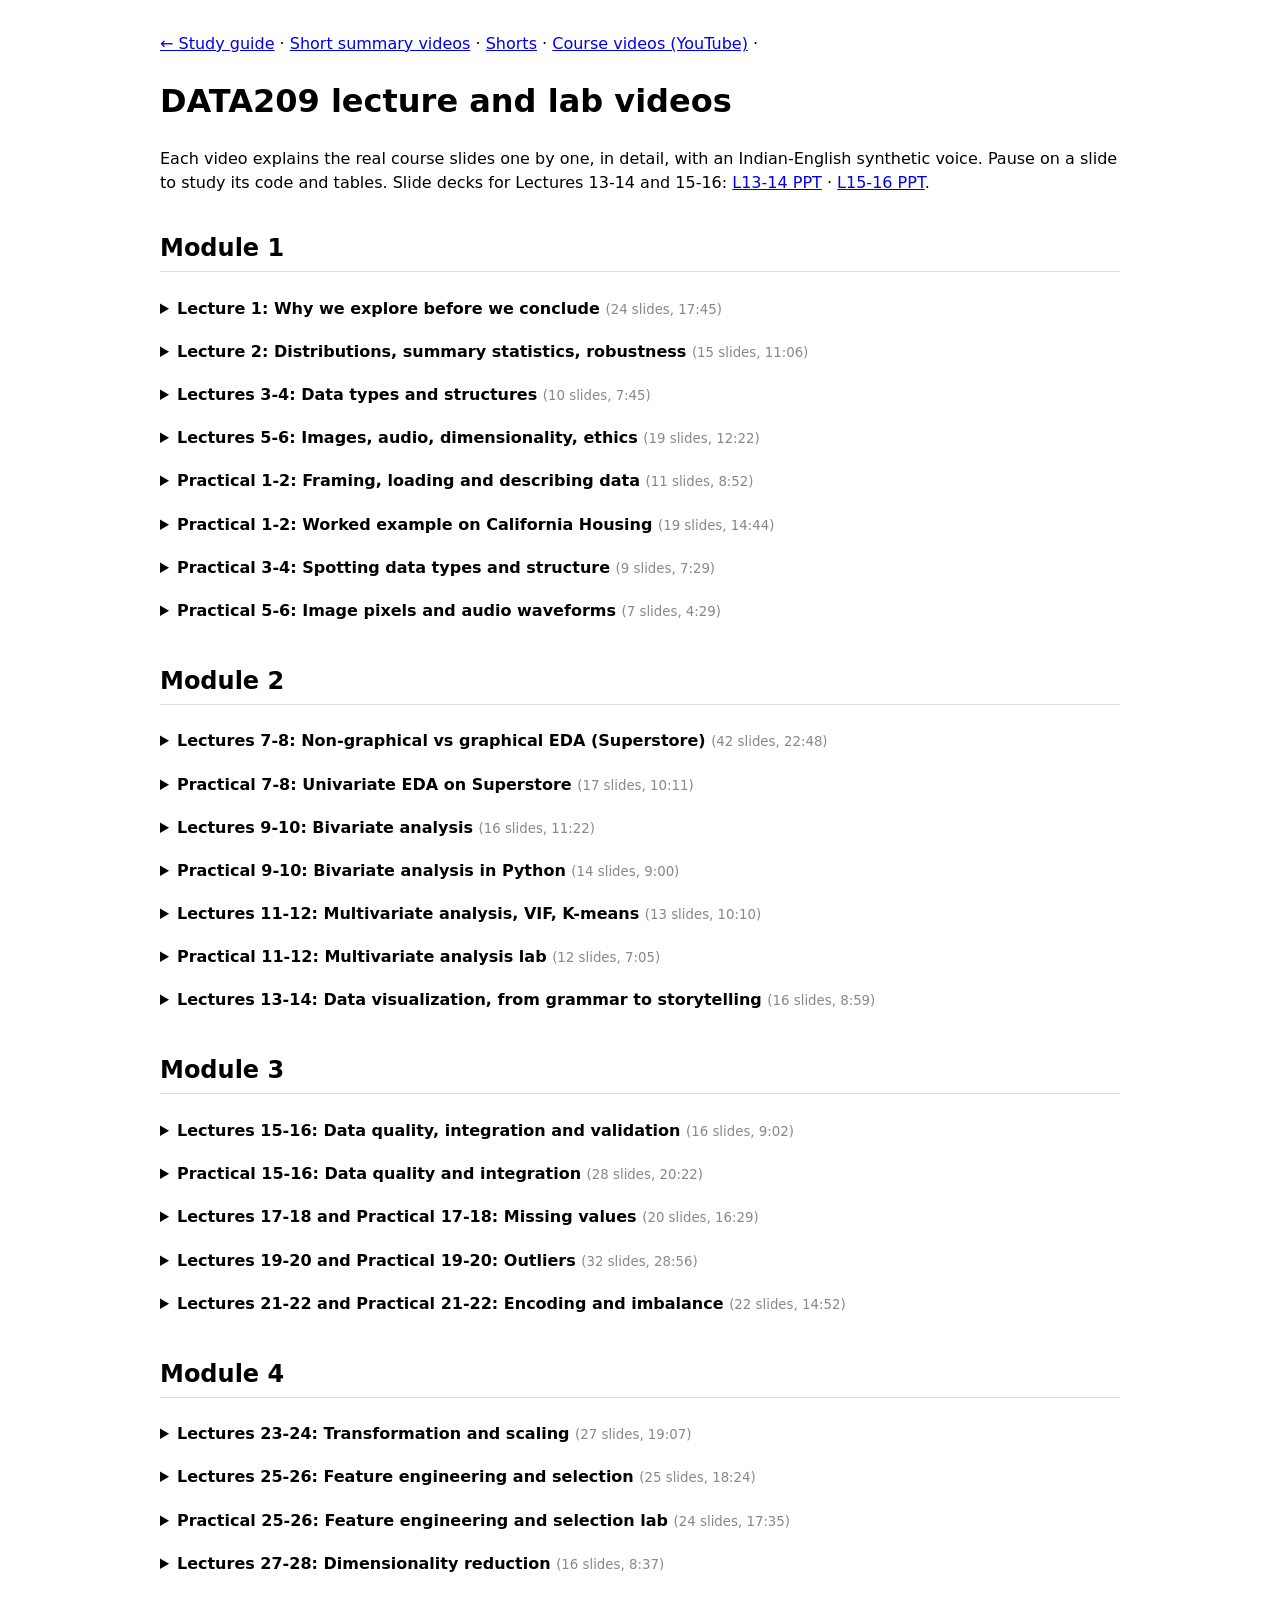
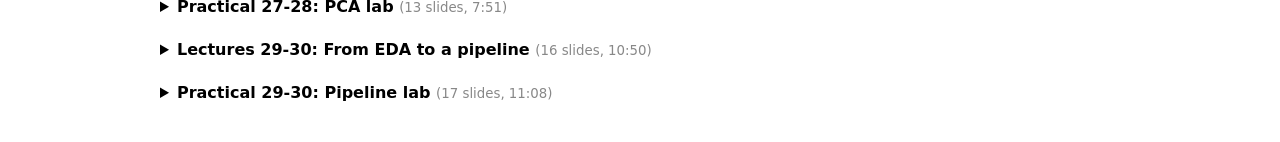
<file: site/slide-videos.html>
<!doctype html><html lang="en"><head><meta charset="utf-8"><meta name="viewport" content="width=device-width,initial-scale=1">
<title>DATA209 Lecture and Lab Videos</title><style>body{font-family:system-ui,sans-serif;max-width:960px;margin:2rem auto;padding:0 1rem;line-height:1.5}
h2{margin-top:2.2rem;border-bottom:1px solid #8884;padding-bottom:.3rem}video{width:100%;border-radius:8px;background:#000}
details{margin:.6rem 0}summary{cursor:pointer;font-weight:600;padding:.3rem 0}small{color:#888;font-weight:400}</style></head><body>
<p><a href="index.html">&larr; Study guide</a> &middot; <a href="videos.html">Short summary videos</a> &middot; <a href="shorts.html">Shorts</a> &middot; <a href="course-videos.html">Course videos (YouTube)</a> &middot; <span class="visit-badge" style="font-weight:600" title="Visitors and page views">👁 …</span></p>
<h1>DATA209 lecture and lab videos</h1>
<p>Each video explains the real course slides one by one, in detail, with an Indian-English synthetic voice. Pause on a slide to study its code and tables. Slide decks for Lectures 13-14 and 15-16: <a href="decks/L13-14_Data_Visualization_Grammar_to_Storytelling.pptx">L13-14 PPT</a> &middot; <a href="decks/L15-16_Data_Quality_Integration_and_Validation.pptx">L15-16 PPT</a>.</p>
<h2>Module 1</h2>
<details><summary>Lecture 1: Why we explore before we conclude <small>(24 slides, 17:45)</small></summary><video controls preload="none" src="slide-videos/l01.mp4"></video></details>
<details><summary>Lecture 2: Distributions, summary statistics, robustness <small>(15 slides, 11:06)</small></summary><video controls preload="none" src="slide-videos/l02.mp4"></video></details>
<details><summary>Lectures 3-4: Data types and structures <small>(10 slides, 7:45)</small></summary><video controls preload="none" src="slide-videos/l03-04.mp4"></video></details>
<details><summary>Lectures 5-6: Images, audio, dimensionality, ethics <small>(19 slides, 12:22)</small></summary><video controls preload="none" src="slide-videos/l05-06.mp4"></video></details>
<details><summary>Practical 1-2: Framing, loading and describing data <small>(11 slides, 8:52)</small></summary><video controls preload="none" src="slide-videos/p01-02.mp4"></video></details>
<details><summary>Practical 1-2: Worked example on California Housing <small>(19 slides, 14:44)</small></summary><video controls preload="none" src="slide-videos/p01-02b.mp4"></video></details>
<details><summary>Practical 3-4: Spotting data types and structure <small>(9 slides, 7:29)</small></summary><video controls preload="none" src="slide-videos/p03-04.mp4"></video></details>
<details><summary>Practical 5-6: Image pixels and audio waveforms <small>(7 slides, 4:29)</small></summary><video controls preload="none" src="slide-videos/p05-06.mp4"></video></details>
<h2>Module 2</h2>
<details><summary>Lectures 7-8: Non-graphical vs graphical EDA (Superstore) <small>(42 slides, 22:48)</small></summary><video controls preload="none" src="slide-videos/l07-08.mp4"></video></details>
<details><summary>Practical 7-8: Univariate EDA on Superstore <small>(17 slides, 10:11)</small></summary><video controls preload="none" src="slide-videos/p07-08.mp4"></video></details>
<details><summary>Lectures 9-10: Bivariate analysis <small>(16 slides, 11:22)</small></summary><video controls preload="none" src="slide-videos/l09-10.mp4"></video></details>
<details><summary>Practical 9-10: Bivariate analysis in Python <small>(14 slides, 9:00)</small></summary><video controls preload="none" src="slide-videos/p09-10.mp4"></video></details>
<details><summary>Lectures 11-12: Multivariate analysis, VIF, K-means <small>(13 slides, 10:10)</small></summary><video controls preload="none" src="slide-videos/l11-12.mp4"></video></details>
<details><summary>Practical 11-12: Multivariate analysis lab <small>(12 slides, 7:05)</small></summary><video controls preload="none" src="slide-videos/p11-12.mp4"></video></details>
<details><summary>Lectures 13-14: Data visualization, from grammar to storytelling <small>(16 slides, 8:59)</small></summary><video controls preload="none" src="slide-videos/l13-14.mp4"></video></details>
<h2>Module 3</h2>
<details><summary>Lectures 15-16: Data quality, integration and validation <small>(16 slides, 9:02)</small></summary><video controls preload="none" src="slide-videos/l15-16.mp4"></video></details>
<details><summary>Practical 15-16: Data quality and integration <small>(28 slides, 20:22)</small></summary><video controls preload="none" src="slide-videos/p15-16.mp4"></video></details>
<details><summary>Lectures 17-18 and Practical 17-18: Missing values <small>(20 slides, 16:29)</small></summary><video controls preload="none" src="slide-videos/l17-18.mp4"></video></details>
<details><summary>Lectures 19-20 and Practical 19-20: Outliers <small>(32 slides, 28:56)</small></summary><video controls preload="none" src="slide-videos/l19-20.mp4"></video></details>
<details><summary>Lectures 21-22 and Practical 21-22: Encoding and imbalance <small>(22 slides, 14:52)</small></summary><video controls preload="none" src="slide-videos/l21-22.mp4"></video></details>
<h2>Module 4</h2>
<details><summary>Lectures 23-24: Transformation and scaling <small>(27 slides, 19:07)</small></summary><video controls preload="none" src="slide-videos/l23-24.mp4"></video></details>
<details><summary>Lectures 25-26: Feature engineering and selection <small>(25 slides, 18:24)</small></summary><video controls preload="none" src="slide-videos/l25-26.mp4"></video></details>
<details><summary>Practical 25-26: Feature engineering and selection lab <small>(24 slides, 17:35)</small></summary><video controls preload="none" src="slide-videos/p25-26.mp4"></video></details>
<details><summary>Lectures 27-28: Dimensionality reduction <small>(16 slides, 8:37)</small></summary><video controls preload="none" src="slide-videos/l27-28.mp4"></video></details>
<details><summary>Practical 27-28: PCA lab <small>(13 slides, 7:51)</small></summary><video controls preload="none" src="slide-videos/p27-28.mp4"></video></details>
<details><summary>Lectures 29-30: From EDA to a pipeline <small>(16 slides, 10:50)</small></summary><video controls preload="none" src="slide-videos/l29-30.mp4"></video></details>
<details><summary>Practical 29-30: Pipeline lab <small>(17 slides, 11:08)</small></summary><video controls preload="none" src="slide-videos/p29-30.mp4"></video></details>
<script src="counter.js" defer></script>
</body></html>
</file>
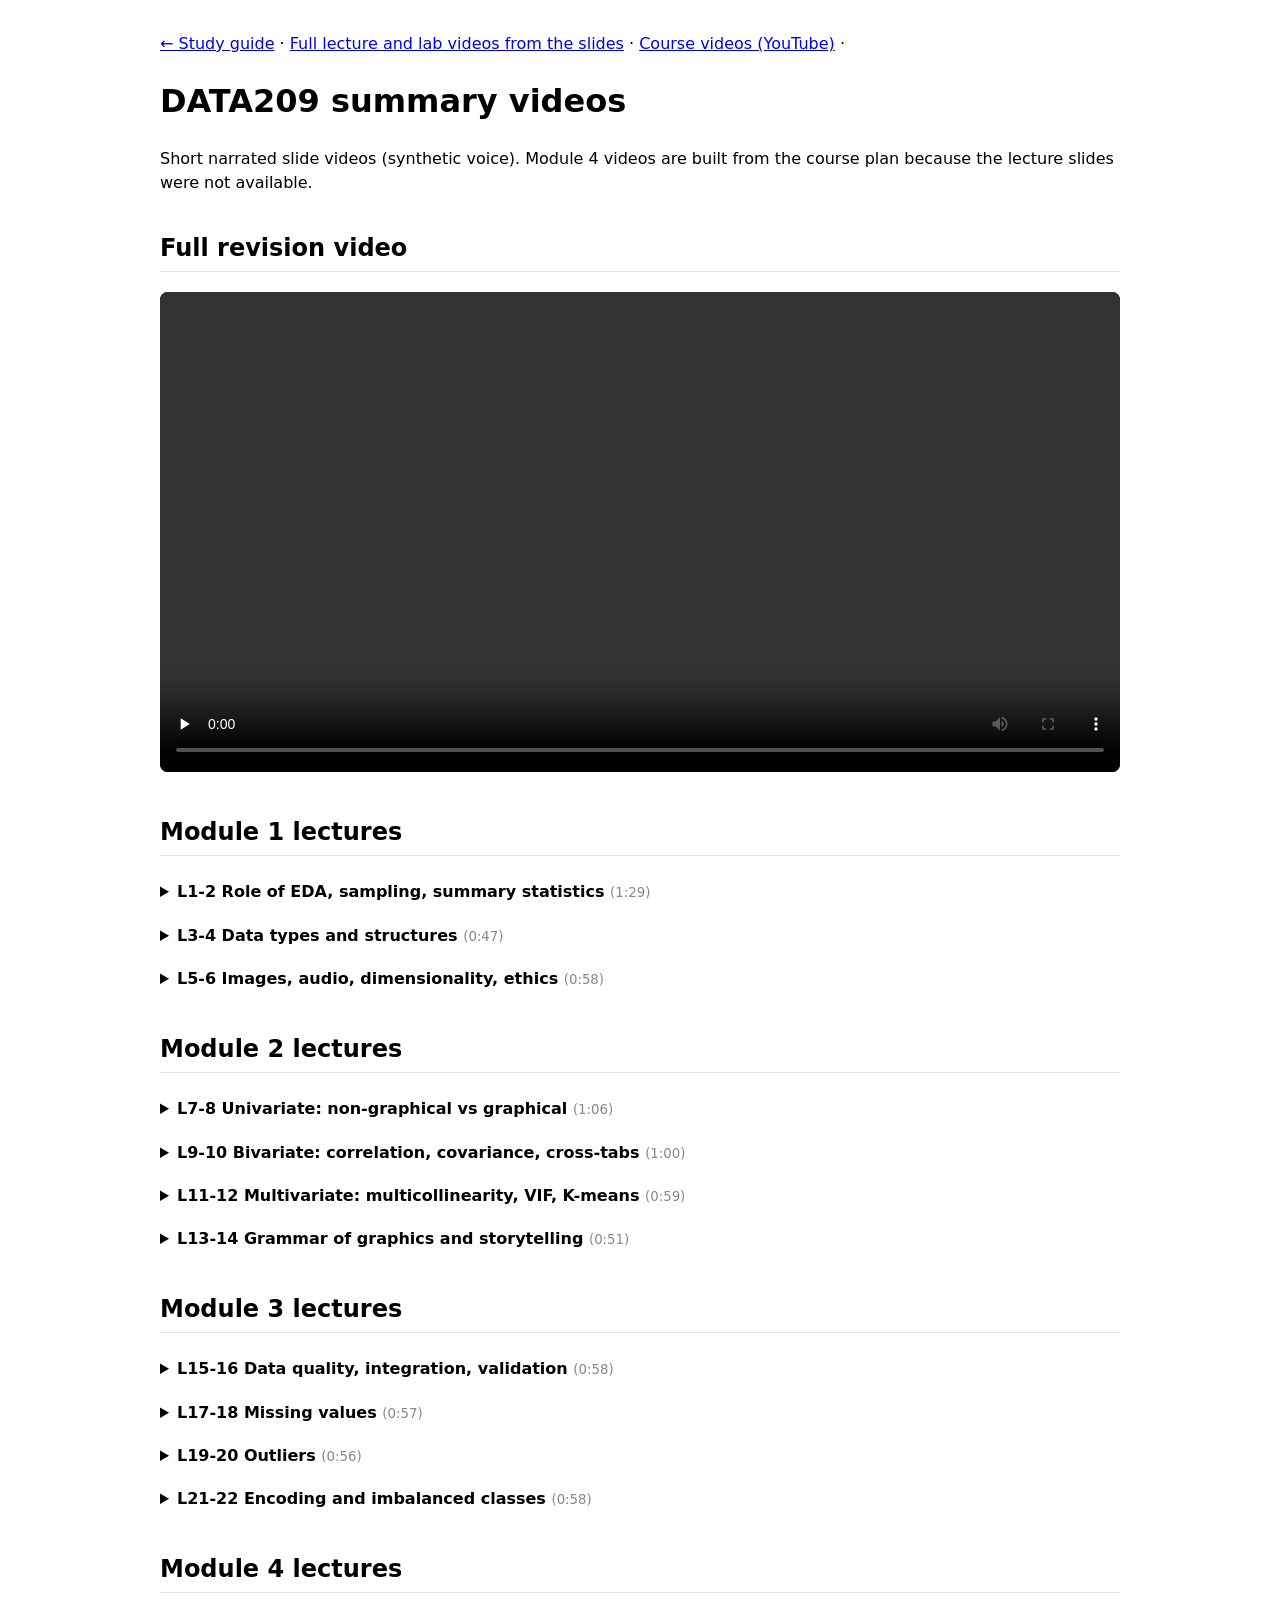
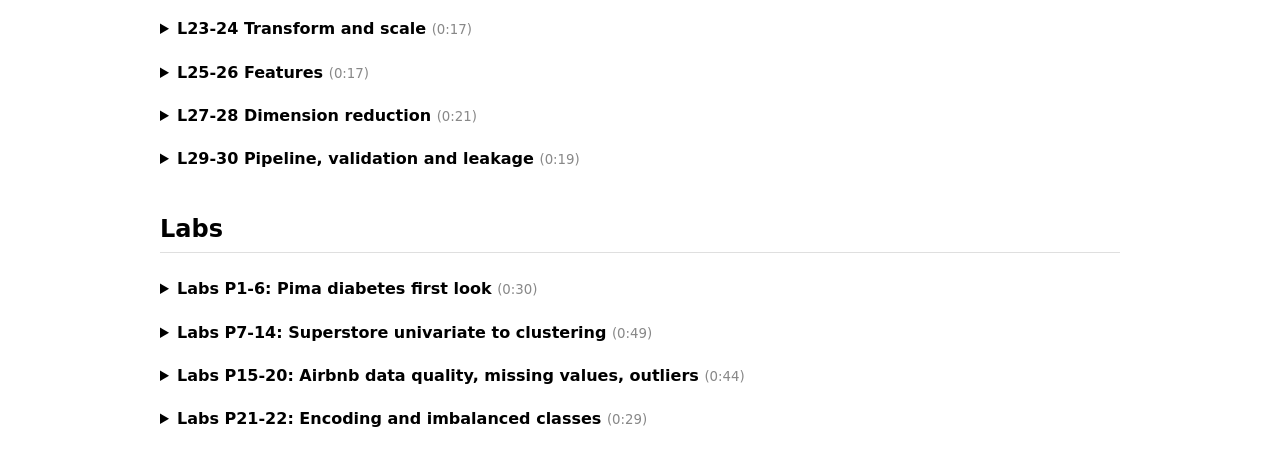
<file: site/videos.html>
<!doctype html><html lang="en"><head><meta charset="utf-8"><meta name="viewport" content="width=device-width,initial-scale=1">
<title>DATA209 Videos</title><style>body{font-family:system-ui,sans-serif;max-width:960px;margin:2rem auto;padding:0 1rem;line-height:1.5}
h2{margin-top:2.2rem;border-bottom:1px solid #8884;padding-bottom:.3rem}video{width:100%;border-radius:8px;background:#000}
details{margin:.6rem 0}summary{cursor:pointer;font-weight:600;padding:.3rem 0}small{color:#888;font-weight:400}</style></head><body>
<p><a href="index.html">&larr; Study guide</a> &middot; <a href="slide-videos.html">Full lecture and lab videos from the slides</a> &middot; <a href="course-videos.html">Course videos (YouTube)</a> &middot; <span class="visit-badge" style="font-weight:600" title="Visitors and page views">👁 …</span></p><h1>DATA209 summary videos</h1>
<p>Short narrated slide videos (synthetic voice). Module 4 videos are built from the course plan because the lecture slides were not available.</p>
<h2>Full revision video</h2><video controls preload="none" src="data209-revision.mp4"></video>
<h2>Module 1 lectures</h2>
<details><summary>L1-2 Role of EDA, sampling, summary statistics <small>(1:29)</small></summary><video controls preload="none" src="videos/l01-02.mp4"></video></details>
<details><summary>L3-4 Data types and structures <small>(0:47)</small></summary><video controls preload="none" src="videos/l03-04.mp4"></video></details>
<details><summary>L5-6 Images, audio, dimensionality, ethics <small>(0:58)</small></summary><video controls preload="none" src="videos/l05-06.mp4"></video></details>
<h2>Module 2 lectures</h2>
<details><summary>L7-8 Univariate: non-graphical vs graphical <small>(1:06)</small></summary><video controls preload="none" src="videos/l07-08.mp4"></video></details>
<details><summary>L9-10 Bivariate: correlation, covariance, cross-tabs <small>(1:00)</small></summary><video controls preload="none" src="videos/l09-10.mp4"></video></details>
<details><summary>L11-12 Multivariate: multicollinearity, VIF, K-means <small>(0:59)</small></summary><video controls preload="none" src="videos/l11-12.mp4"></video></details>
<details><summary>L13-14 Grammar of graphics and storytelling <small>(0:51)</small></summary><video controls preload="none" src="videos/l13-14.mp4"></video></details>
<h2>Module 3 lectures</h2>
<details><summary>L15-16 Data quality, integration, validation <small>(0:58)</small></summary><video controls preload="none" src="videos/l15-16.mp4"></video></details>
<details><summary>L17-18 Missing values <small>(0:57)</small></summary><video controls preload="none" src="videos/l17-18.mp4"></video></details>
<details><summary>L19-20 Outliers <small>(0:56)</small></summary><video controls preload="none" src="videos/l19-20.mp4"></video></details>
<details><summary>L21-22 Encoding and imbalanced classes <small>(0:58)</small></summary><video controls preload="none" src="videos/l21-22.mp4"></video></details>
<h2>Module 4 lectures</h2>
<details><summary>L23-24 Transform and scale <small>(0:17)</small></summary><video controls preload="none" src="videos/l23-24.mp4"></video></details>
<details><summary>L25-26 Features <small>(0:17)</small></summary><video controls preload="none" src="videos/l25-26.mp4"></video></details>
<details><summary>L27-28 Dimension reduction <small>(0:21)</small></summary><video controls preload="none" src="videos/l27-28.mp4"></video></details>
<details><summary>L29-30 Pipeline, validation and leakage <small>(0:19)</small></summary><video controls preload="none" src="videos/l29-30.mp4"></video></details>
<h2>Labs</h2>
<details><summary>Labs P1-6: Pima diabetes first look <small>(0:30)</small></summary><video controls preload="none" src="videos/lab-p01-06.mp4"></video></details>
<details><summary>Labs P7-14: Superstore univariate to clustering <small>(0:49)</small></summary><video controls preload="none" src="videos/lab-p07-14.mp4"></video></details>
<details><summary>Labs P15-20: Airbnb data quality, missing values, outliers <small>(0:44)</small></summary><video controls preload="none" src="videos/lab-p15-20.mp4"></video></details>
<details><summary>Labs P21-22: Encoding and imbalanced classes <small>(0:29)</small></summary><video controls preload="none" src="videos/lab-p21-22.mp4"></video></details>
<script src="counter.js" defer></script>
</body></html>
</file>
<file: site/styles.css>
:root{
  --bg:#f7f8fa;--surface:#fff;--ink:#16202b;--muted:#5a6776;--line:#e1e5ea;
  --accent:#0f766e;--accent-ink:#fff;--soft:#e6f4f2;--warn:#b45309;--warn-bg:#fef3e2;
  --code-bg:#0f1720;--code-ink:#d7e3ee;--ok:#15803d;--bad:#b91c1c;
}
@media (prefers-color-scheme:dark){
  :root:not([data-theme="light"]){
    --bg:#0e1419;--surface:#151d25;--ink:#e6edf3;--muted:#93a1b0;--line:#26323d;
    --accent:#2dd4bf;--accent-ink:#06201d;--soft:#12302d;--warn:#fbbf24;--warn-bg:#2b2208;
    --code-bg:#0a0f14;--code-ink:#d7e3ee;--ok:#4ade80;--bad:#f87171;
  }
}
:root[data-theme="dark"]{
  --bg:#0e1419;--surface:#151d25;--ink:#e6edf3;--muted:#93a1b0;--line:#26323d;
  --accent:#2dd4bf;--accent-ink:#06201d;--soft:#12302d;--warn:#fbbf24;--warn-bg:#2b2208;
  --code-bg:#0a0f14;--code-ink:#d7e3ee;--ok:#4ade80;--bad:#f87171;
}
*{box-sizing:border-box}
html{scroll-behavior:smooth;scroll-padding-top:70px}
body{margin:0;background:var(--bg);color:var(--ink);font:16px/1.6 system-ui,-apple-system,"Segoe UI",Roboto,sans-serif}
a{color:var(--accent)}
.top{position:sticky;top:0;z-index:10;display:flex;align-items:center;gap:16px;padding:10px 16px;background:var(--surface);border-bottom:1px solid var(--line)}
.brand{font-weight:800;text-decoration:none;color:var(--ink);letter-spacing:-.02em}
.brand span{color:var(--accent)}
#nav{display:flex;gap:4px;overflow-x:auto;flex:1;scrollbar-width:none}
#nav::-webkit-scrollbar{display:none}
#nav a{padding:6px 10px;border-radius:8px;text-decoration:none;color:var(--muted);font-size:14px;white-space:nowrap}
#nav a:hover,#nav a.on{background:var(--soft);color:var(--accent)}
.visit-badge{white-space:nowrap;font-size:13px;font-weight:600;color:var(--muted);border:1px solid var(--line);border-radius:99px;padding:4px 10px;background:var(--surface)}
.visit-badge[hidden]{display:none}
#theme{background:none;border:1px solid var(--line);color:var(--ink);border-radius:8px;width:36px;height:36px;font-size:18px;cursor:pointer}
main{max-width:1000px;margin:0 auto;padding:0 16px 40px}
section{padding:36px 0 8px}
h1{font-size:clamp(30px,6vw,48px);line-height:1.1;margin:.2em 0 .4em;letter-spacing:-.03em}
h2{font-size:clamp(22px,4vw,30px);margin:0 0 14px;letter-spacing:-.02em}
h3{margin:0 0 8px;font-size:18px}
h4{margin:0 0 8px;font-size:15px;color:var(--accent)}
.hero{padding-top:48px}
.eyebrow,.tag{font-size:13px;text-transform:uppercase;letter-spacing:.08em;color:var(--accent);font-weight:700;margin:0}
.lede{font-size:18px;color:var(--muted);max-width:60ch}
.stats{display:grid;grid-template-columns:repeat(auto-fit,minmax(130px,1fr));gap:12px;margin-top:24px}
.stats div{background:var(--surface);border:1px solid var(--line);border-radius:12px;padding:14px}
.stats b{display:block;font-size:28px;color:var(--accent)}
.stats span{color:var(--muted);font-size:13px}
.card{background:var(--surface);border:1px solid var(--line);border-radius:12px;padding:16px 18px;margin-bottom:14px}
.grid{display:grid;gap:14px}
.grid.two{grid-template-columns:repeat(auto-fit,minmax(min(100%,340px),1fr))}
.grid.three{grid-template-columns:repeat(auto-fit,minmax(min(100%,240px),1fr))}
.grid .card{margin-bottom:0}
.grid+.card,.card+.grid,.grid+.grid{margin-top:14px}
table{width:100%;border-collapse:collapse;font-size:14px;display:block;overflow-x:auto}
th,td{text-align:left;padding:7px 10px;border-bottom:1px solid var(--line);vertical-align:top}
th{color:var(--muted);font-weight:600;font-size:12px;text-transform:uppercase;letter-spacing:.05em}
ul.tight,ol.tight{margin:0;padding-left:20px}
.tight li{margin:3px 0}
.note{color:var(--muted);font-size:14px;margin:10px 0 0}
.banner{background:var(--warn-bg);color:var(--warn);padding:10px 14px;border-radius:10px;margin:0 0 14px}
code{font:13px ui-monospace,SFMono-Regular,Menlo,monospace;background:var(--soft);padding:1px 5px;border-radius:5px}
.formula{font:15px ui-monospace,Menlo,monospace;background:var(--soft);padding:8px 12px;border-radius:8px;overflow-x:auto;margin:8px 0}
.chips{display:flex;flex-wrap:wrap;gap:6px;margin:8px 0}
.chips span{background:var(--soft);color:var(--accent);padding:3px 10px;border-radius:99px;font-size:13px}
.timeline{display:grid;gap:8px}
.timeline a{display:block;text-decoration:none;color:var(--ink);border:1px solid var(--line);border-left:4px solid var(--accent);border-radius:8px;padding:10px 14px}
.timeline a:hover{background:var(--soft)}
.timeline b{color:var(--accent);margin-right:8px}
.timeline small{display:block;color:var(--muted)}
details.topic{background:var(--surface);border:1px solid var(--line);border-radius:12px;margin-bottom:12px}
details.topic>summary{cursor:pointer;padding:14px 18px;font-weight:600;list-style:none;display:flex;justify-content:space-between;gap:8px}
details.topic>summary::-webkit-details-marker{display:none}
details.topic>summary::after{content:"+";color:var(--accent);font-size:20px;line-height:1}
details.topic[open]>summary::after{content:"–"}
details.topic .body{padding:0 14px 14px}
.tabs{display:flex;gap:6px;flex-wrap:wrap;margin-bottom:10px}
.tabs button{border:1px solid var(--line);background:var(--surface);color:var(--ink);padding:6px 14px;border-radius:99px;cursor:pointer;font-size:14px}
.tabs button.on{background:var(--accent);color:var(--accent-ink);border-color:var(--accent)}
.pane{display:none}.pane.on{display:block}
pre{margin:0;background:var(--code-bg);color:var(--code-ink);border-radius:12px;padding:16px;overflow-x:auto;font-size:13px;line-height:1.55}
pre code{background:none;padding:0;color:inherit}
.quizbar{display:flex;justify-content:space-between;color:var(--muted);font-size:14px;margin-bottom:8px}
.q{font-weight:600;margin:0 0 12px}
.opt{display:block;width:100%;text-align:left;margin:6px 0;padding:10px 14px;border:1px solid var(--line);background:var(--bg);color:var(--ink);border-radius:10px;cursor:pointer;font:inherit}
.opt:hover:not(:disabled){border-color:var(--accent)}
.opt.right{border-color:var(--ok);background:var(--soft)}
.opt.wrong{border-color:var(--bad)}
.why{margin-top:10px;padding:10px 14px;background:var(--soft);border-radius:10px;font-size:14px}
.btn{background:var(--accent);color:var(--accent-ink);border:0;padding:10px 20px;border-radius:10px;font:inherit;font-weight:600;cursor:pointer}
.btn:disabled{opacity:.4;cursor:not-allowed}
.btn.ghost{background:none;color:var(--accent);border:1px solid var(--accent);margin-left:8px}
footer{border-top:1px solid var(--line);padding:24px 16px;text-align:center;color:var(--muted);font-size:13px}
@media (max-width:560px){.top{gap:8px;padding:8px 12px}}

.visits{font-weight:600;margin:0 0 .6rem}
</file>
